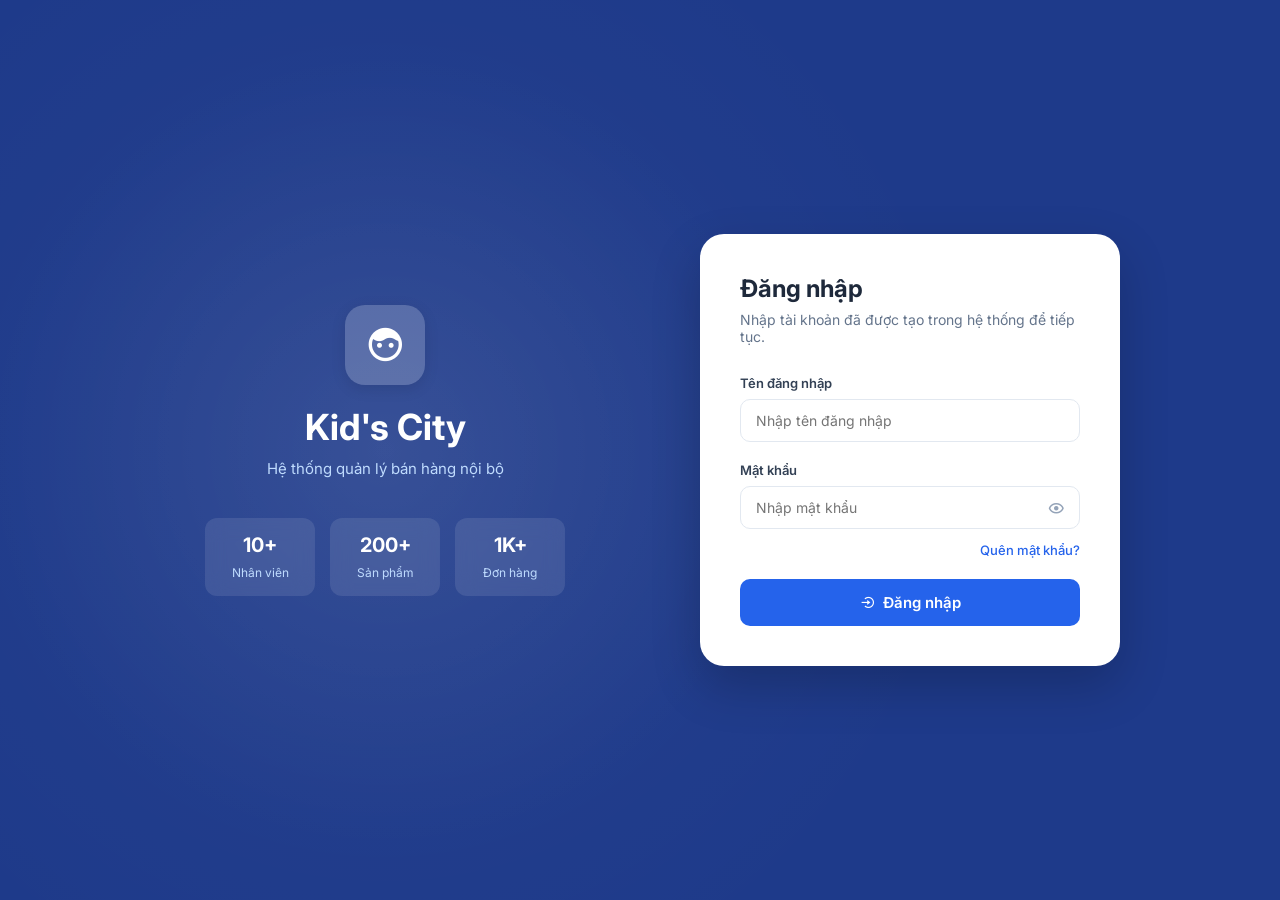
<file: frontend/index.html>
<!DOCTYPE html>
<html lang="vi">
<head>
    <meta charset="UTF-8">
    <meta name="viewport" content="width=device-width, initial-scale=1.0">
    <title>Kid's City - Quản lý bán hàng</title>
    <link href='https://unpkg.com/boxicons@2.1.4/css/boxicons.min.css' rel='stylesheet'>
    <link rel="stylesheet" href="assets/css/index.css">
    <link rel="stylesheet" href="assets/css/sale.css?v=20260611-invoice-font-history-ui-v4">
    <link rel="stylesheet" href="assets/css/import.css?v=20260611-import-edit-layout">
    <link rel="stylesheet" href="assets/css/dashboard.css">
</head>
<body>

    <aside class="sidebar">
        <div class="sidebar-header">
            <div class="logo">
                <i class='bx bxs-face'></i>
                <div>
                    <h2>Kid's City</h2>
                    <p>Quản lý bán hàng</p>
                </div>
            </div>
        </div>

        <ul class="menu">
            <li class="menu-item active">
                <a href="views/dashboard.html" data-target="dashboard">
                    <i class='bx bx-grid-alt'></i> Tổng quan
                </a>
            </li>
            <li class="menu-item">
                <a href="#imports" data-target="imports">
                    <i class='bx bx-box'></i> Quản lý hàng nhập
                </a>
            </li>
            <li class="menu-item has-submenu">
                <a href="#" class="menu-toggle">
                    <i class='bx bx-cube'></i> <span>Quản lý sản phẩm</span>
                    <i class='bx bx-chevron-down arrow'></i>
                </a>
                <ul class="submenu">
                    <li><a href="views/products/categories.html"><i class='bx bx-purchase-tag-alt'></i> Danh mục</a></li>
                    <li><a href="views/products/list.html"><i class='bx bx-package'></i> Sản phẩm</a></li>
                </ul>
            </li>
            <li class="menu-item has-submenu">
                <a href="#" class="menu-toggle">
                    <i class='bx bx-cart'></i> <span>Quản lý bán hàng</span>
                    <i class='bx bx-chevron-down arrow'></i>
                </a>
                <ul class="submenu">
                    <li><a href="#sales/invoices" data-target="sales/invoices"><i class='bx bx-receipt'></i> Hóa đơn</a></li>
                    <li><a href="#sales/exchanges" data-target="sales/exchanges"><i class='bx bx-transfer'></i> Đổi hàng</a></li>
                    <li><a href="#sales/returns" data-target="sales/returns"><i class='bx bx-revision'></i> Trả hàng</a></li>
                </ul>
            </li>
            <li class="menu-item">
                <a href="views/customers.html">
                    <i class='bx bx-user-pin'></i> Quản lý khách hàng
                </a>
            </li>
            <li class="menu-item has-submenu">
                <a href="#" class="menu-toggle">
                    <i class='bx bx-bar-chart-alt-2'></i> <span>Quản lý báo cáo</span>
                    <i class='bx bx-chevron-down arrow'></i>
                </a>
                <ul class="submenu">
                    <li><a href="views/reports/revenue.html"><i class='bx bx-line-chart'></i> Doanh thu</a></li>
                    <li><a href="views/reports/products.html"><i class='bx bx-box'></i> Sản phẩm</a></li>
                    <li><a href="views/reports/customers.html"><i class='bx bx-group'></i> Khách hàng</a></li>
                </ul>
            </li>
        </ul>
    </aside>

    <div class="main-wrapper">
        <header class="top-header">
            <div style="display: flex; align-items: center;">
                <i class='bx bx-menu' id="mobile-menu-btn"></i>
                
                <div class="search-bar">
                    <i class='bx bx-search'></i>
                    <input type="text" placeholder="Tìm kiếm tại đây...">
                </div>
            </div>
            
            <div class="header-actions">
                <div class="dropdown" id="notification-dropdown">
                        <div class="icon-wrapper">
                            <i class='bx bx-bell notification-icon'></i>
                            <span class="badge-dot"></span> </div>
                        
                        <div class="dropdown-menu">
                            <div class="dropdown-header">Thông báo mới</div>
                            <ul class="dropdown-list">
                                <li>
                                    <i class='bx bx-cart-alt'></i>
                                    <div>
                                        <p>Có đơn hàng mới <strong>#ORD011</strong></p>
                                        <span>2 phút trước</span>
                                    </div>
                                </li>
                                <li>
                                    <i class='bx bx-error-circle'></i>
                                    <div>
                                        <p>Sản phẩm <strong>Áo thun</strong> sắp hết hàng</p>
                                        <span>1 giờ trước</span>
                                    </div>
                                </li>
                            </ul>
                            <a href="#" class="dropdown-footer">Xem tất cả thông báo</a>
                        </div>
                    </div>

                <div class="dropdown" id="user-dropdown">
                    <div class="header-user">
                        <div class="avatar blue-bg">N</div>
                        <div class="user-info mobile-hidden">
                            <h4>Nguyễn Văn An</h4>
                            <p>Chủ shop</p>
                        </div>
                        <i class='bx bx-chevron-down'></i>
                    </div>

                    <div class="dropdown-menu account-menu">
                        <ul class="dropdown-list">
                            <li id="open-profile">
                                <i class='bx bx-user'></i> <span>Thông tin cá nhân</span>
                            </li>
                            <li id="open-password">
                                <i class='bx bx-lock-alt'></i> <span>Đổi mật khẩu</span>
                            </li>
                            <li class="divider"></li>
                            <li class="logout-item">
                                <i class='bx bx-log-out-circle'></i> <span>Đăng xuất</span>
                            </li>
                        </ul>
                    </div>
                </div>
            </div>

            <div class="modal-overlay" id="modal-profile">
                <div class="modal-content profile-modal">
                    <div class="modal-header">
                        <h3>Thông tin cá nhân</h3>
                    </div>
                    <div class="modal-body">
                        <div class="profile-main">
                            <div class="avatar-large blue-bg">N</div>
                            <div class="profile-info-header">
                                <h4>Nguyễn Văn An</h4>
                                <p>admin@kidscity.vn</p>
                                <span class="badge-role">Chủ shop</span>
                            </div>
                        </div>
                        <div class="profile-details">
                            <div class="detail-row">
                                <span class="label">Tên đăng nhập</span>
                                <span class="value">admin</span>
                            </div>
                            <div class="detail-row">
                                <span class="label">Điện thoại</span>
                                <span class="value">0901234567</span>
                            </div>
                            <div class="detail-row">
                                <span class="label">Ngày tạo</span>
                                <span class="value">2024-01-01</span>
                            </div>
                        </div>
                        <button class="btn-primary-block close-modal">Đóng</button>
                    </div>
                </div>
            </div>

            <div class="modal-overlay" id="modal-password">
                <div class="modal-content password-modal">
                    <div class="modal-header">
                        <h3>Đổi mật khẩu</h3>
                    </div>
                    <div class="modal-body">
                        <div class="form-group">
                            <label>Mật khẩu mới</label>
                            <input type="password" class="form-control" id="new-password" autocomplete="new-password" value="">
                        </div>
                        <div class="form-group">
                            <label>Xác nhận lại mật khẩu mới</label>
                            <input type="password" class="form-control" id="confirm-new-password" autocomplete="new-password" value="">
                            <p class="password-error" id="password-match-error"></p>
                        </div>
                        <div class="modal-footer-btns">
                            <button class="btn-outline close-modal">Hủy</button>
                            <button class="btn-primary" id="save-password-change">Lưu thay đổi</button>
                        </div>
                    </div>
                </div>
            </div>
        </header>

        <main id="main-content" class="content-body">
            
        </main>
        
    </div>

    <script src="js/api.js?v=20260612-no-toast"></script>
    <script src="js/auth.js?v=20260531-staff-role-normalize"></script>
    <script src="js/sale.js?v=20260612-merged"></script>
    <script src="js/import.js?v=20260612-import-edit-variant"></script>
    <script src="js/data-bindings.js?v=20260528-db-views"></script>
    <script src="js/index.js?v=20260601-password"></script>
</body>
</html>
</file>
<file: frontend/assets/css/index.css>
@import url('https://fonts.googleapis.com/css2?family=Inter:wght@400;500;600;700&display=swap');

/* --- GLOBAL --- */
* { margin: 0; padding: 0; box-sizing: border-box; font-family: 'Inter', sans-serif; }
body { background-color: #f7f9fc; display: flex; height: 100vh; overflow: hidden; color: #333; }
a { text-decoration: none; }
ul { list-style: none; }

/* --- SIDEBAR --- */
.sidebar { width: 280px; background-color: #2b4592; color: #fff; display: flex; flex-direction: column; height: 100%; transition: left 0.3s ease;}
.sidebar-header { padding: 20px; display: flex; align-items: center; justify-content: space-between; border-bottom: 1px solid rgba(255,255,255,0.1); }
.logo { display: flex; align-items: center; gap: 10px; }
.logo i { font-size: 32px; background: #fff; color: #2b4592; border-radius: 50%; padding: 5px; }
.logo h2 { font-size: 18px; font-weight: 700; }
.logo p { font-size: 12px; color: #a5b4fc; }

/* Xử lý khoảng cách Menu chuẩn */
.menu { padding: 20px 15px; flex: 1; overflow-y: auto; }
.menu-item { margin-bottom: 5px; }
.menu-item > a { 
    display: flex; 
    align-items: center; 
    gap: 12px; /* Ghim khoảng cách giữa Icon và Chữ */
    padding: 12px 15px; 
    border-radius: 8px; 
    color: #c7d2fe; 
    transition: 0.2s; 
    font-weight: 500;
}
.menu-item > a:hover, .menu-item.active > a { 
    background-color: #3b5cbd; 
    color: #fff; 
}
.menu-item > a > i:first-child { 
    font-size: 20px; 
}
.menu-item > a > span {
    flex: 1; /* Chiếm phần không gian còn lại */
    white-space: nowrap;
}
.menu-item .arrow { 
    margin-left: auto; /* Đẩy mũi tên trượt sang lề phải */
    font-size: 20px;
    transition: 0.3s; 
}
.menu-item.open .arrow { transform: rotate(180deg); }

/* Submenu */
.submenu { padding-left: 45px; margin-top: 5px; display: none; }
.menu-item.open .submenu { display: block; }
.submenu a { display: flex; align-items: center; gap: 10px; color: #a5b4fc; padding: 8px 0; font-size: 14px; }
.submenu a:hover { color: #fff; }
.submenu a.active,
.submenu-active a {
    color: #fff;
    font-weight: 700;
    background: rgba(255, 255, 255, 0.14);
    border-radius: 8px;
    padding: 8px 10px;
    margin-left: -10px;
}
.submenu a.active i,
.submenu-active a i { color: #fff; }

.avatar { width: 40px; height: 40px; border-radius: 50%; background: #2563eb; display: flex; align-items: center; justify-content: center; font-weight: bold; color: #fff;}
.user-info h4 { font-size: 14px; font-weight: 600; }
.user-info p { font-size: 12px; color: #a5b4fc; }

/* --- MAIN WRAPPER & HEADER --- */
.main-wrapper { flex: 1; display: flex; flex-direction: column; overflow: hidden; }
.top-header { height: 70px; background: #fff; display: flex; align-items: center; justify-content: space-between; padding: 0 30px; box-shadow: 0 2px 10px rgba(0,0,0,0.02); z-index: 10;}
.search-bar { display: flex; align-items: center; background: #f3f4f6; padding: 10px 15px; border-radius: 8px; width: 350px; }
.search-bar i { color: #9ca3af; font-size: 20px; margin-right: 10px; }
.search-bar input { border: none; background: transparent; outline: none; width: 100%; font-size: 14px; }
.header-actions { display: flex; align-items: center; gap: 20px; }
.notification-icon { font-size: 24px; color: #6b7280; cursor: pointer; }
.header-user { display: flex; align-items: center; gap: 12px; cursor: pointer; }
.header-user .user-info h4 { color: #111827; }
.header-user .user-info p { color: #6b7280; }

/* --- CONTENT BODY (DASHBOARD) --- */
.content-body { padding: 30px; overflow-y: auto; flex: 1; }
.page-header { margin-bottom: 25px; }
.page-header h1 { font-size: 24px; color: #111827; margin-bottom: 5px; }
.page-header p { color: #6b7280; font-size: 14px; }

/* Thẻ thống kê */
.stats-grid { display: grid; grid-template-columns: repeat(4, 1fr); gap: 20px; margin-bottom: 30px; }
.stat-card { background: #fff; padding: 20px; border-radius: 12px; display: flex; justify-content: space-between; box-shadow: 0 2px 10px rgba(0,0,0,0.02); }
.stat-title { color: #6b7280; font-size: 14px; margin-bottom: 10px; }
.stat-value { font-size: 24px; color: #111827; margin-bottom: 10px; }
.stat-trend { font-size: 12px; display: flex; align-items: center; gap: 5px; }
.stat-trend.positive { color: #10b981; }
.stat-trend span { color: #9ca3af; }
.stat-icon { width: 48px; height: 48px; border-radius: 12px; display: flex; align-items: center; justify-content: center; font-size: 24px; }
.blue-light { background: #e0e7ff; color: #4f46e5; }
.orange-light { background: #ffedd5; color: #ea580c; }
.green-light { background: #d1fae5; color: #10b981; }
.purple-light { background: #f3e8ff; color: #9333ea; }

/* Bảng và List */
.bottom-grid { display: grid; grid-template-columns: 2fr 1fr; gap: 20px; }
.table-card { background: #fff; padding: 20px; border-radius: 12px; box-shadow: 0 2px 10px rgba(0,0,0,0.02); }
.card-header { display: flex; justify-content: space-between; align-items: flex-start; margin-bottom: 20px; }
.card-header h3 { font-size: 16px; color: #111827; margin-bottom: 5px; }
.card-header p { font-size: 13px; color: #6b7280; }
.view-all { color: #3b82f6; font-size: 13px; display: flex; align-items: center; gap: 5px; font-weight: 500;}

table { width: 100%; border-collapse: collapse; }
table th { text-align: left; padding: 12px 10px; font-size: 12px; color: #6b7280; border-bottom: 1px solid #f3f4f6; }
table td { padding: 15px 10px; font-size: 14px; border-bottom: 1px solid #f3f4f6; color: #374151; }
.text-blue { color: #2563eb !important; }
.font-weight-500 { font-weight: 500; }
.font-weight-600 { font-weight: 600; }

.badge { padding: 6px 12px; border-radius: 20px; font-size: 12px; font-weight: 500; }
.badge-warning { background: #fef3c7; color: #d97706; }
.badge-info { background: #e0f2fe; color: #0284c7; }
.badge-success { background: #d1fae5; color: #059669; }

.product-list li { display: flex; align-items: center; padding: 15px 0; border-bottom: 1px solid #f3f4f6; }
.product-list li:last-child { border-bottom: none; }
.product-rank { width: 28px; height: 28px; border-radius: 50%; display: flex; align-items: center; justify-content: center; font-size: 13px; font-weight: 600; margin-right: 15px; }
.rank-1 { background: #fef08a; color: #ca8a04; }
.rank-2 { background: #e5e7eb; color: #4b5563; }
.rank-3 { background: #fed7aa; color: #c2410c; }
.product-info { flex: 1; }
.product-info h4 { font-size: 14px; color: #111827; margin-bottom: 3px; }
.product-info p { font-size: 12px; color: #6b7280; }
.product-price { text-align: right; }
.product-price h4 { font-size: 14px; font-weight: 600; color: #111827; }
.product-price p { font-size: 12px; color: #10b981; }

/* =========================================
   RESPONSIVE DESIGN (TABLET & MOBILE)
   ========================================= */

#mobile-menu-btn {
    display: none;
    font-size: 28px;
    cursor: pointer;
    color: #111827;
    margin-right: 15px;
}

.sidebar-overlay {
    display: none;
    position: fixed;
    top: 0; left: 0; right: 0; bottom: 0;
    background: rgba(0,0,0,0.5);
    z-index: 99;
}

/* Tablet */
@media (max-width: 1024px) {
    .stats-grid { grid-template-columns: repeat(2, 1fr); }
    .bottom-grid { grid-template-columns: 1fr; }
}

/* Mobile */
@media (max-width: 768px) {

    #mobile-menu-btn { display: block; }
    .search-bar, .mobile-hidden { display: none; }
    .top-header { padding: 0 15px; }
    .content-body { padding: 15px; }

    .sidebar {
        position: fixed;
        left: -280px;
        top: 0; bottom: 0;
        z-index: 100;
    }
    
    .sidebar.show { left: 0; }
    .sidebar-overlay.show { display: block; }
    .stats-grid { grid-template-columns: 1fr; }
    .recent-orders { overflow-x: auto; }
    table { min-width: 600px; }
}

/* --- HỆ THỐNG DROPDOWN --- */
.dropdown {
    position: relative;
    display: inline-block;
}

.icon-wrapper {
    position: relative;
    cursor: pointer;
    padding: 5px;
}

/* Chấm đỏ thông báo trên icon chuông */
.badge-dot {
    position: absolute;
    top: 5px;
    right: 5px;
    width: 9px;
    height: 9px;
    background-color: #ef4444; /* Màu đỏ thông báo */
    border: 2px solid #fff;
    border-radius: 50%;
}

/* Khung Menu thả xuống */
.dropdown-menu {
    position: absolute;
    top: calc(100% + 12px);
    right: 0;
    width: 260px;
    background: #fff;
    border-radius: 12px;
    box-shadow: 0 10px 25px rgba(0,0,0,0.08);
    border: 1px solid #f0f0f0;
    display: none; /* Ẩn mặc định */
    z-index: 1000;
    overflow: hidden;
    animation: fadeInSlide 0.2s ease-out;
}

.dropdown-menu.show {
    display: block;
}

@keyframes fadeInSlide {
    from { opacity: 0; transform: translateY(-10px); }
    to { opacity: 1; transform: translateY(0); }
}

/* Header & Footer của dropdown thông báo */
.dropdown-header {
    padding: 15px;
    font-weight: 600;
    border-bottom: 1px solid #f3f4f6;
    font-size: 14px;
}

.dropdown-footer {
    display: block;
    text-align: center;
    padding: 12px;
    font-size: 13px;
    color: #2563eb;
    background: #f9fafb;
    border-top: 1px solid #f3f4f6;
}

/* Danh sách các mục trong menu */
.dropdown-list { padding: 5px 0; margin: 0; list-style: none; }
.dropdown-list li { transition: 0.2s; }
.dropdown-list li:hover { background-color: #f8fafc; }

.dropdown-list a, .dropdown-list li {
    padding: 10px 15px;
    display: flex;
    align-items: center;
    gap: 12px;
    text-decoration: none;
    color: #475569;
    font-size: 14px;
    cursor: pointer;
}

.dropdown-list i { font-size: 18px; color: #64748b; }

/* CSS riêng cho Menu tài khoản (Giống image_48649c.png) */
.account-menu { width: 200px; }
.divider { height: 1px; background: #f1f5f9; margin: 4px 0; padding: 0 !important; }
.logout-item { color: #ef4444 !important; font-weight: 500; }
.logout-item i { color: #ef4444 !important; }

/* --- MODAL SYSTEM --- */
.modal-overlay {
    position: fixed;
    top: 0; left: 0; width: 100%; height: 100%;
    background: rgba(0, 0, 0, 0.4);
    display: none; /* Ẩn mặc định */
    align-items: center;
    justify-content: center;
    z-index: 2000;
}

.modal-overlay.active { display: flex; }

.modal-content {
    background: #fff;
    border-radius: 24px; /* Bo góc cực mạnh như ảnh */
    width: 100%;
    max-width: 450px;
    padding: 30px;
    position: relative;
    box-shadow: 0 20px 40px rgba(0,0,0,0.1);
}

.modal-header h3 {
    font-size: 20px;
    font-weight: 700;
    margin-bottom: 25px;
    color: #111827;
}

/* Style cho Thông tin cá nhân (Profile) */
.profile-main {
    display: flex;
    align-items: center;
    gap: 20px;
    margin-bottom: 30px;
}
.avatar-large {
    width: 80px; height: 80px;
    border-radius: 50%;
    display: flex;
    align-items: center;
    justify-content: center;
    font-size: 32px;
    font-weight: bold;
    color: #fff;
}
.profile-info-header h4 { font-size: 18px; margin-bottom: 4px; }
.profile-info-header p { color: #6b7280; font-size: 14px; margin-bottom: 8px; }
.badge-role {
    background: #e0e7ff;
    color: #4f46e5;
    padding: 4px 12px;
    border-radius: 20px;
    font-size: 12px;
    font-weight: 600;
}

#global-toast {
    position: fixed !important;
    top: 20px !important;
    right: -300px !important;
    background: #dcfce7 !important;
    color: #166534 !important;
    padding: 12px 20px !important;
    border-radius: 8px !important;
    font-size: 14px !important;
    font-weight: 500 !important;
    display: flex !important;
    align-items: center !important;
    gap: 8px !important;
    box-shadow: 0 4px 15px rgba(0, 0, 0, 0.1) !important;
    z-index: 9999 !important;
    transition: right 0.4s ease-in-out !important;
}
#global-toast.show { right: 20px !important; }
#global-toast i { font-size: 20px !important; color: #16a34a !important; }

.profile-details { margin-bottom: 30px; }
.detail-row {
    display: flex;
    justify-content: space-between;
    padding: 15px 0;
    border-bottom: 1px solid #f3f4f6;
    font-size: 14px;
}
.detail-row .label { color: #6b7280; }
.detail-row .value { font-weight: 600; color: #111827; }

/* Style cho Đổi mật khẩu */
.form-group { margin-bottom: 20px; }
.form-group label { display: block; margin-bottom: 8px; font-weight: 500; font-size: 14px; color: #374151; }
.form-control {
    width: 100%;
    padding: 12px 15px;
    border: 1px solid #e5e7eb;
    border-radius: 12px;
    font-size: 14px;
    outline: none;
}
.form-control.input-error {
    border-color: #dc2626;
    background: #fef2f2;
}
.password-error {
    display: none;
    margin-top: 6px;
    color: #dc2626;
    font-size: 13px;
    font-weight: 500;
}
.password-error.show {
    display: block;
}
.modal-footer-btns {
    display: flex;
    gap: 12px;
    margin-top: 30px;
}

/* Nút bấm chuẩn style */
.btn-primary-block {
    width: 100%;
    padding: 14px;
    background: #2563eb;
    color: #fff;
    border: none;
    border-radius: 14px;
    font-weight: 600;
    cursor: pointer;
}
.btn-primary {
    flex: 1;
    padding: 14px;
    background: #2563eb;
    color: #fff;
    border: none;
    border-radius: 14px;
    font-weight: 600;
    cursor: pointer;
}
.btn-outline {
    flex: 1;
    padding: 14px;
    background: transparent;
    border: 1px solid #e5e7eb;
    border-radius: 14px;
    font-weight: 600;
    cursor: pointer;
    color: #6b7280;
}

#global-toast {
    display: none !important;
    visibility: hidden !important;
}
</file>
<file: frontend/assets/css/sale.css>
/* =========================================================
   SALE COMMON - Dùng chung cho hóa đơn, đổi hàng, trả hàng
   ========================================================= */
.sales-page { color: #111827; }
.sales-toolbar { display: flex; gap: 12px; align-items: center; margin-bottom: 18px; }
.sales-search { flex: 1; display: flex; align-items: center; gap: 10px; background: #fff; border: 1px solid #e5e7eb; border-radius: 10px; padding: 0 14px; height: 44px; }
.sales-search:focus-within { border-color: #3b82f6; box-shadow: 0 0 0 3px rgba(59, 130, 246, .12); }
.sales-search i { color: #94a3b8; font-size: 20px; }
.sales-search input { border: 0; outline: 0; width: 100%; font-size: 14px; background: transparent; }

.sales-btn { border: 0; border-radius: 10px; padding: 12px 16px; font-weight: 600; cursor: pointer; display: inline-flex; align-items: center; gap: 8px; white-space: nowrap; }
.sales-btn.primary { background: #2f80ed; color: #fff; }
.sales-btn.light { background: #fff; color: #475569; border: 1px solid #e5e7eb; }
.sales-btn.block { width: 100%; justify-content: center; }
.btn-pink { background: #fb7185 !important; }
.btn-green { background: #4ade80 !important; }

.green { color: #00a651 !important; }
.blue { color: #2563eb !important; }
.purple { color: #8b5cf6 !important; }
.red { color: #ef0000 !important; }
.mt-28 { margin-top: 28px; }

/* =========================================================
   SALE STATS - Các thẻ số liệu ở đầu trang
   ========================================================= */
.sales-stats { display: grid; grid-template-columns: repeat(4, minmax(150px, 1fr)); gap: 18px; margin-bottom: 18px; }
.sales-stat { background: #fff; border: 1px solid #eef2f7; border-radius: 10px; padding: 18px; }
.sales-stat span { color: #64748b; font-size: 13px; }
.sales-stat strong { display: block; margin-top: 8px; font-size: 22px; }

/* =========================================================
   SALE TABLE - Bảng danh sách và bảng chi tiết trong modal
   ========================================================= */
.sales-card { background: #fff; border: 1px solid #eef2f7; border-radius: 12px; overflow: hidden; }
.sales-table { width: 100%; border-collapse: collapse; }
.sales-table th { background: #f8fafc; color: #64748b; font-size: 12px; font-weight: 700; text-transform: none; text-align: left; }
.sales-table th, .sales-table td { padding: 14px 16px; border-bottom: 1px solid #f1f5f9; font-size: 14px; }
.sales-table tr:last-child td { border-bottom: 0; }
.action-group { display: inline-flex; align-items: center; gap: 8px; }
.action-btn { border: 0; background: transparent; cursor: pointer; font-size: 18px; width: 28px; height: 28px; border-radius: 8px; display: inline-flex; align-items: center; justify-content: center; }
.action-btn.view { color: #2563eb; }
.action-btn.edit { color: #f59e0b; }
.action-btn.delete { color: #ef4444; }
.action-btn:hover { background: #f1f5f9; }
.action-eye { border: 0; background: transparent; color: #2563eb; cursor: pointer; font-size: 18px; }
.empty-row { text-align: center; color: #94a3b8; padding: 42px !important; }

/* =========================================================
   SALE MODAL - Khung popup tạo mới và xem chi tiết
   ========================================================= */
.sales-modal { position: fixed; inset: 0; background: rgba(15, 23, 42, .35); display: none; align-items: center; justify-content: center; z-index: 3000; padding: 24px; }
.sales-modal.active { display: flex; }
.sales-dialog { background: #fff; width: min(980px, 100%); max-height: 92vh; overflow: auto; border-radius: 12px; box-shadow: 0 24px 60px rgba(15, 23, 42, .18); }
.sales-dialog.detail { width: min(760px, 100%); }
.sales-modal-header { display: flex; align-items: center; justify-content: space-between; padding: 22px 28px; border-bottom: 1px solid #eef2f7; }
.sales-modal-header h3 { font-size: 18px; }
.modal-close { border: 0; background: transparent; color: #64748b; font-size: 24px; cursor: pointer; }
.sales-modal-body { padding: 24px 28px 28px; }
.modal-actions { display: flex; justify-content: flex-end; gap: 12px; padding-top: 20px; margin-top: 20px; border-top: 1px solid #eef2f7; }

/* =========================================================
   SALE FORM - Input/select dùng trong các form tạo mới
   ========================================================= */
.form-grid { display: grid; grid-template-columns: 1fr 1fr; gap: 18px; }
.field label { display: block; color: #475569; font-weight: 600; font-size: 14px; margin-bottom: 8px; }
.field input, .field select { width: 100%; height: 42px; border: 1px solid #e5e7eb; border-radius: 10px; padding: 0 14px; outline: none; color: #334155; background: #fff; }
.field.full { grid-column: 1 / -1; }
.required { color: #ef4444; }

/* =========================================================
   DETAIL VIEW - Layout các dòng thông tin trong modal chi tiết
   ========================================================= */
.detail-title { margin-bottom: 26px; }
.section-title { margin-bottom: 14px; }
.add-title { margin-top: 22px; }
.detail-grid { display: grid; grid-template-columns: 1fr 1fr; gap: 26px 80px; margin-bottom: 24px; }
.detail-item span { display: block; color: #64748b; font-weight: 600; margin-bottom: 6px; }
.detail-item strong { font-size: 16px; }
.total-line { text-align: right; font-size: 20px; font-weight: 700; margin: 22px 0; }

/* =========================================================
   INVOICES - Giao diện riêng của tạo hóa đơn
   ========================================================= */
.add-product { background: #eaf3ff; border: 1px solid #d7e8ff; border-radius: 12px; padding: 16px; display: grid; grid-template-columns: 1fr 120px auto; gap: 12px; align-items: end; margin: 16px 0; }
.product-combobox-field { min-width: 0; }
.product-combobox { position: relative; }
.product-combobox input[data-product-search] { padding-right: 44px; }
.combo-toggle { position: absolute; right: 8px; top: 50%; transform: translateY(-50%); width: 32px; height: 32px; border: 0; border-radius: 8px; background: transparent; color: #64748b; cursor: pointer; display: inline-flex; align-items: center; justify-content: center; font-size: 20px; }
.combo-toggle:hover { background: #f1f5f9; color: #2563eb; }
.combo-options { display: none; position: absolute; left: 0; right: 0; top: calc(100% + 6px); max-height: 300px; overflow-y: auto; background: #fff; border: 1px solid #dbe4f0; border-radius: 10px; box-shadow: 0 16px 30px rgba(15, 23, 42, .16); z-index: 30; padding: 6px; }
.product-combobox.open .combo-options { display: block; }
.combo-option { width: 100%; border: 0; background: transparent; color: #334155; border-radius: 8px; padding: 12px 14px; display: flex; align-items: flex-start; justify-content: space-between; gap: 14px; cursor: pointer; text-align: left; font-size: 14px; }
.combo-main { min-width: 0; display: flex; flex-direction: column; gap: 7px; }
.combo-title { color: #1e293b; font-weight: 500; }
.combo-title strong { color: #2563eb; margin-right: 8px; }
.combo-meta { display: flex; flex-wrap: wrap; gap: 6px; }
.combo-meta b { color: #475569; background: #f1f5f9; border-radius: 999px; padding: 3px 8px; font-size: 12px; font-weight: 600; }
.combo-option small { color: #16a34a; font-weight: 700; white-space: nowrap; }
.combo-option:hover { background: #eff6ff; color: #1d4ed8; }
.combo-empty { padding: 12px; color: #94a3b8; font-size: 14px; }
.invoice-combobox { position: relative; }
.invoice-combobox input[data-invoice-code] { padding-right: 14px; }
.invoice-combobox.open .invoice-options { display: block; }
.invoice-options { display: none; position: absolute; left: 0; right: 0; top: calc(100% + 6px); max-height: 240px; overflow-y: auto; background: #fff; border: 1px solid #dbe4f0; border-radius: 10px; box-shadow: 0 16px 30px rgba(15, 23, 42, .16); z-index: 60; padding: 6px; }
.invoice-option { width: 100%; border: 0; background: transparent; color: #334155; border-radius: 8px; padding: 11px 12px; display: flex; align-items: center; justify-content: space-between; gap: 12px; cursor: pointer; text-align: left; font-size: 14px; }
.invoice-option strong { color: #1d4ed8; }
.invoice-option span { color: #64748b; overflow: hidden; text-overflow: ellipsis; white-space: nowrap; }
.invoice-option:hover { background: #eff6ff; }
.draft-product-meta { margin-top: 4px; color: #64748b; font-size: 12px; }
.invoice-summary { width: min(320px, 100%); margin: 14px 0 0 auto; border-top: 1px solid #eef2f7; padding-top: 12px; display: flex; flex-direction: column; gap: 10px; }
.summary-row { display: flex; align-items: center; justify-content: space-between; gap: 16px; color: #475569; font-size: 14px; }
.summary-row span { font-weight: 600; }
.summary-row strong { color: #0f172a; font-size: 15px; }
.summary-row input { width: 140px; height: auto; border: 0; border-radius: 0; padding: 0; text-align: right; color: #0f172a; font-size: 15px; font-weight: 700; outline: none; background: transparent; }
.summary-row input:focus { color: #2563eb; }
.total-row { border-top: 1px solid #eef2f7; padding-top: 10px; }
.total-row strong { color: #16a34a; font-size: 18px; }
.invoice-actions { align-items: center; justify-content: space-between; }
.invoice-actions .action-buttons { display: flex; gap: 12px; }
.add-customer-link { display: inline-flex; align-items: center; gap: 8px; color: #2563eb; font-weight: 600; padding: 12px 0; }
.add-customer-link i { font-size: 20px; }
.customer-select-row { display: grid; grid-template-columns: 1fr 44px; gap: 10px; align-items: center; }
.add-customer-link.inline { width: 44px; height: 42px; padding: 0; border: 1px solid #dbeafe; border-radius: 10px; background: #eff6ff; justify-content: center; color: #2563eb; }
.add-customer-link.inline:hover { background: #dbeafe; text-decoration: none; }
.product-code-link { color: #2563eb; font-weight: 700; text-decoration: none; }
.product-code-link:hover { text-decoration: underline; }
.invoice-code-link { color: #1d4ed8; font-weight: 600; text-decoration: none; }
.invoice-code-link:hover { text-decoration: underline; }
.draft-actions { display: inline-flex; align-items: center; gap: 8px; }
.draft-action { border: 0; background: transparent; width: 30px; height: 30px; border-radius: 8px; display: inline-flex; align-items: center; justify-content: center; cursor: pointer; font-size: 18px; }
.draft-action.edit { color: #f59e0b; }
.draft-action.delete { color: #ef4444; }
.draft-action:hover { background: #f1f5f9; }

/* Phân trang bảng hóa đơn, đặt dưới góc phải bảng */
.sales-pagination { display: flex; justify-content: flex-end; align-items: center; gap: 8px; margin-top: 14px; }
.page-btn { min-width: 36px; height: 36px; border: 1px solid #e5e7eb; background: #fff; color: #475569; border-radius: 9px; cursor: pointer; font-weight: 600; }
.page-btn:hover { border-color: #2f80ed; color: #2f80ed; }
.page-btn.active { background: #2f80ed; border-color: #2f80ed; color: #fff; }
.page-btn:disabled { opacity: .45; cursor: not-allowed; }

/* =========================================================
   EXCHANGES - Giao diện riêng của tạo phiếu đổi hàng
   ========================================================= */
.swap-panel { border-radius: 12px; padding: 16px; display: grid; grid-template-columns: 1fr 120px auto; gap: 12px; align-items: end; margin: 14px 0; }
.swap-panel.old { background: #fff1f2; border: 1px solid #fecdd3; }
.swap-panel.new { background: #ecfdf5; border: 1px solid #bbf7d0; }
.dot-title { display: flex; align-items: center; gap: 8px; font-weight: 700; color: #334155; margin-top: 18px; }
.dot-title::before { content: ""; width: 8px; height: 8px; border-radius: 50%; background: #ef4444; }
.dot-title.new::before { background: #22c55e; }

/* =========================================================
   RETURNS - Giao diện riêng của tạo phiếu trả hàng
   ========================================================= */
.return-panel { background: #fff1f2; border: 1px solid #fecdd3; border-radius: 12px; padding: 16px; display: grid; grid-template-columns: 1fr 120px auto; gap: 12px; align-items: end; margin: 14px 0; }

/* Dòng hiển thị sản phẩm vừa chọn trong form đổi/trả */
.selected-items { display: flex; justify-content: space-between; gap: 12px; margin: -6px 0 12px; padding: 10px 14px; border-radius: 10px; background: #f8fafc; color: #334155; font-size: 14px; }
.selected-items strong { color: #111827; }

/* =========================================================
   RESPONSIVE - Co layout trên tablet/mobile
   ========================================================= */
@media (max-width: 900px) {
    .sales-stats { grid-template-columns: repeat(2, 1fr); }
    .add-product, .swap-panel, .return-panel, .form-grid { grid-template-columns: 1fr; }
}

@media (max-width: 640px) {
    .sales-toolbar { flex-direction: column; align-items: stretch; }
    .sales-stats { grid-template-columns: 1fr; }
    .sales-card { overflow-x: auto; }
    .detail-grid { grid-template-columns: 1fr; }
    .invoice-actions { align-items: stretch; flex-direction: column; }
    .invoice-actions .action-buttons { justify-content: flex-end; }
}
/* =========================================================
   EDIT/DELETE MODAL - Popup sửa và xác nhận xóa ở giữa màn hình
   ========================================================= */
.edit-dialog { max-width: 860px; }
.edit-summary { color: #64748b; margin-bottom: 18px; line-height: 1.5; }
.edit-grid { margin-bottom: 20px; }
.edit-section-title { margin-top: 18px; }
.sales-btn.danger { background: #ef4444; color: #fff; }
.delete-message { text-align: center; padding: 14px 10px 4px; }
.delete-message i { color: #ef4444; font-size: 48px; margin-bottom: 12px; }
.delete-message p { font-size: 18px; font-weight: 600; color: #111827; margin-bottom: 8px; }
.delete-message span { color: #64748b; font-size: 14px; }

/* Invoice pagination total */
.sales-pagination {
    display: flex;
    align-items: center;
    justify-content: flex-end;
    gap: 10px;
    margin-top: 16px;
}

.pagination-total {
    color: #64748b;
    font-size: 13px;
    font-weight: 600;
    margin-right: 6px;
    white-space: nowrap;
}

/* Invoice list is intentionally 5 columns: code, date, customer, staff, actions. */
.invoice-list-table .action-group {
    justify-content: flex-start;
}

/* Invoice edit/detail frontend controls */
.invoice-update-switch {
    margin: 0 0 18px;
    display: grid;
    grid-template-columns: 140px minmax(220px, 360px);
    gap: 12px;
    align-items: center;
}
.invoice-update-switch label {
    color: #64748b;
    font-weight: 700;
}
.invoice-update-switch select,
.invoice-edit-table select,
.invoice-edit-table input {
    width: 100%;
    border: 1px solid #dbe4f0;
    border-radius: 8px;
    padding: 9px 10px;
    color: #334155;
    background: #fff;
    outline: none;
}
.edit-product-heading {
    display: flex;
    align-items: center;
    justify-content: space-between;
    gap: 16px;
    margin-top: 18px;
    margin-bottom: 12px;
}
.invoice-edit-table th:last-child,
.invoice-edit-table td:last-child {
    width: 58px;
    text-align: center;
}
.invoice-edit-table td:nth-child(3) {
    width: 110px;
}
.form-grid input:disabled {
    background: #f8fafc;
    color: #64748b;
    cursor: not-allowed;
}
@media (max-width: 760px) {
    .invoice-update-switch,
    .edit-product-heading {
        grid-template-columns: 1fr;
        flex-direction: column;
        align-items: stretch;
    }
}

.invoice-edit-product-name {
    display: block;
    font-weight: 700;
    color: #334155;
}
</file>
<file: frontend/assets/css/import.css>
/* =========================================================
   IMPORT COMMON - Layout chung cho trang hàng nhập
   ========================================================= */
.import-page { color: #111827; }
.import-toolbar { display: flex; gap: 12px; align-items: center; margin-bottom: 18px; }
.import-search { flex: 1; display: flex; align-items: center; gap: 10px; background: #fff; border: 1px solid #e5e7eb; border-radius: 10px; padding: 0 14px; height: 44px; }
.import-search:focus-within { border-color: #3b82f6; box-shadow: 0 0 0 3px rgba(59, 130, 246, .12); }
.import-search i { color: #94a3b8; font-size: 20px; }
.import-search input { border: 0; outline: 0; width: 100%; font-size: 14px; background: transparent; }
.import-btn { border: 0; border-radius: 10px; padding: 12px 16px; font-weight: 600; cursor: pointer; display: inline-flex; align-items: center; justify-content: center; gap: 8px; white-space: nowrap; }
.import-btn.primary { background: #2f80ed; color: #fff; }
.import-btn.light { background: #fff; color: #475569; border: 1px solid #e5e7eb; }
.import-btn.block { width: 100%; margin-top: 28px; }
.import-btn.danger { background: #ef4444; color: #fff; }
.required { color: #ef4444; }

/* =========================================================
   IMPORT STATS - Thẻ thống kê đầu trang
   ========================================================= */
.import-stats { display: grid; grid-template-columns: repeat(4, minmax(150px, 1fr)); gap: 18px; margin-bottom: 18px; }
.import-stat { background: #fff; border: 1px solid #eef2f7; border-radius: 10px; padding: 18px; }
.import-stat span { color: #64748b; font-size: 13px; }
.import-stat strong { display: block; margin-top: 8px; font-size: 22px; }

/* =========================================================
   IMPORT TABLE - Bảng danh sách và bảng chi tiết
   ========================================================= */
.import-card { background: #fff; border: 1px solid #eef2f7; border-radius: 12px; overflow: hidden; }
.import-table { width: 100%; border-collapse: collapse; }
.import-table th { background: #f8fafc; color: #64748b; font-size: 12px; font-weight: 700; text-align: left; }
.import-table th, .import-table td { padding: 14px 16px; border-bottom: 1px solid #f1f5f9; font-size: 14px; }
.import-table tr:last-child td { border-bottom: 0; }
.empty-row { text-align: center; color: #94a3b8; padding: 42px !important; }
.import-action-group { display: inline-flex; align-items: center; gap: 8px; }
.import-action-btn { border: 0; background: transparent; cursor: pointer; font-size: 18px; width: 28px; height: 28px; border-radius: 8px; display: inline-flex; align-items: center; justify-content: center; }
.import-action-btn.view { color: #2563eb; }
.import-action-btn.edit { color: #f59e0b; }
.import-action-btn.delete { color: #ef4444; }
.import-action-btn:hover { background: #f1f5f9; }

/* =========================================================
   IMPORT MODAL - Popup tạo, chi tiết và sửa phiếu hàng nhập
   ========================================================= */
.import-modal { position: fixed; inset: 0; background: rgba(15, 23, 42, .35); display: none; align-items: center; justify-content: center; z-index: 3000; padding: 24px; }
.import-modal.active { display: flex; }
.import-dialog { background: #fff; width: min(980px, 100%); max-height: 92vh; overflow: auto; border-radius: 12px; box-shadow: 0 24px 60px rgba(15, 23, 42, .18); }
.import-dialog.detail { width: min(760px, 100%); }
.import-dialog.import-edit-dialog { width: min(920px, 100%); }
.import-modal-header { display: flex; align-items: center; justify-content: space-between; padding: 22px 28px; border-bottom: 1px solid #eef2f7; }
.import-modal-header h3 { font-size: 18px; }
.import-modal-body { padding: 24px 28px 28px; }
.import-modal-actions { display: flex; justify-content: flex-end; gap: 12px; padding-top: 20px; margin-top: 20px; border-top: 1px solid #eef2f7; }
.modal-close { border: 0; background: transparent; color: #64748b; font-size: 24px; cursor: pointer; }

/* =========================================================
   IMPORT FORM - Các input trong form tạo/sửa phiếu hàng nhập
   ========================================================= */
.form-grid { display: grid; grid-template-columns: 1fr 1fr; gap: 18px; }
.field label { display: block; color: #475569; font-weight: 600; font-size: 14px; margin-bottom: 8px; }
.field input, .field select { width: 100%; height: 42px; border: 1px solid #e5e7eb; border-radius: 10px; padding: 0 14px; outline: none; color: #334155; background: #fff; }
.field.full { grid-column: 1 / -1; }
.import-add-product { background: #f1f7ff; border: 1px solid #dbeafe; border-radius: 12px; padding: 16px; display: block; margin: 16px 0; }
.import-add-grid { display: grid; grid-template-columns: 2fr 1.2fr 1.5fr 1fr; gap: 12px; margin-bottom: 15px; }
.import-section-title { margin: 22px 0 14px; }
.detail-title { margin-bottom: 26px; }
.detail-grid { display: grid; grid-template-columns: 1fr 1fr; gap: 26px 80px; margin-bottom: 24px; }
.detail-item span { display: block; color: #64748b; font-weight: 600; margin-bottom: 6px; }
.detail-item strong { font-size: 16px; }

/* =========================================================
   IMPORT EDIT - Bảng sửa sản phẩm trong phiếu nhập
   ========================================================= */
.import-edit-products-card { border-radius: 14px; overflow-x: auto; }
.import-edit-table { min-width: 920px; table-layout: auto; width: 100%; }
.import-edit-table th { padding: 12px 10px; font-size: 13px; text-transform: none; white-space: nowrap; }
.import-edit-table td { padding: 10px 8px; vertical-align: top; white-space: normal; word-break: break-word; }
.import-edit-table .col-image { width: 76px; min-width: 76px; }
.import-edit-table .col-product { min-width: 120px; }
.import-edit-table .col-category { min-width: 100px; }
.import-edit-table .col-size { width: 68px; min-width: 68px; }
.import-edit-table .col-color { width: 76px; min-width: 76px; }
.import-edit-table .col-qty { width: 62px; min-width: 62px; }
.import-edit-table .col-price { width: 96px; min-width: 96px; }
.import-edit-table .col-action { width: 48px; min-width: 48px; text-align: center; }
.import-edit-table textarea,
.import-edit-table input[type="text"],
.import-edit-table input[type="number"] {
    width: 100%;
    min-height: 44px;
    height: auto;
    border: 1px solid #dbe5f1;
    border-radius: 10px;
    padding: 8px 10px;
    background: #f8fafc;
    color: #334155;
    font-size: 13px;
    line-height: 1.45;
    outline: none;
    box-sizing: border-box;
    resize: none;
    word-wrap: break-word;
    white-space: normal;
    overflow-wrap: anywhere;
}
.import-edit-table textarea {
    min-height: 52px;
    max-height: 76px;
    field-sizing: content;
}
.import-edit-table input[type="number"] {
    min-height: 44px;
    padding: 8px 6px;
}
.import-edit-table textarea:focus,
.import-edit-table input:focus {
    background: #fff;
    border-color: #3b82f6;
    box-shadow: 0 0 0 3px rgba(59, 130, 246, .12);
}
#import-edit .import-dialog { width: min(1080px, 100%); }
.import-table .import-cell-wrap {
    white-space: normal;
    word-break: break-word;
    line-height: 1.45;
    max-width: 220px;
}

/* =========================================================
   RESPONSIVE - Co layout trên màn hình nhỏ
   ========================================================= */
@media (max-width: 900px) {
    .import-stats { grid-template-columns: repeat(2, 1fr); }
    .import-add-grid, .form-grid { grid-template-columns: 1fr; }
}
@media (max-width: 640px) {
    .import-toolbar { flex-direction: column; align-items: stretch; }
    .import-stats { grid-template-columns: 1fr; }
    .import-card { overflow-x: auto; }
    .detail-grid { grid-template-columns: 1fr; }
}
/* =========================================================
   IMPORT PAGINATION - Phân trang danh sách phiếu hàng nhập
   ========================================================= */
.import-pagination { display: flex; justify-content: flex-end; align-items: center; gap: 8px; margin-top: 14px; }
.import-page-btn { min-width: 36px; height: 36px; border: 1px solid #e5e7eb; background: #fff; color: #475569; border-radius: 9px; cursor: pointer; font-weight: 600; }
.import-page-btn:hover { border-color: #2f80ed; color: #2f80ed; }
.import-page-btn.active { background: #2f80ed; border-color: #2f80ed; color: #fff; }
.import-page-btn:disabled { opacity: .45; cursor: not-allowed; }

/* =========================================================
   IMPORT PRODUCT IMAGE - Ảnh sản phẩm trong phiếu nhập
   ========================================================= */
.import-product-thumb {
    width: 44px;
    height: 44px;
    object-fit: cover;
    border-radius: 8px;
    border: 1px solid #e5e7eb;
    background: #f8fafc;
}
.import-product-image-preview img {
    width: 80px;
    height: 80px;
    object-fit: cover;
    border-radius: 10px;
    border: 1px solid #dbeafe;
}
.import-edit-image-cell {
    display: flex;
    flex-direction: column;
    align-items: center;
    gap: 6px;
}
.import-edit-image-cell .edit-item-image-preview,
.import-edit-image-cell .edit-item-image-preview-wrap .import-product-thumb,
.import-edit-image-cell .edit-item-image-preview-wrap .edit-item-image-preview {
    width: 44px;
    height: 44px;
    object-fit: cover;
    border-radius: 8px;
    border: 1px solid #e5e7eb;
    background: #f8fafc;
    display: block;
}
.import-edit-image-cell .edit-item-image-preview-wrap {
    width: 44px;
    min-height: 44px;
    display: flex;
    align-items: center;
    justify-content: center;
}
.import-edit-image-cell input[type="file"] {
    width: 100%;
    font-size: 11px;
    height: auto;
    padding: 4px 0;
    border: 0;
    background: transparent;
}
.import-no-image { color: #94a3b8; font-size: 13px; }
</file>
<file: frontend/assets/css/dashboard.css>
/* ========================================================
   DASHBOARD STYLES (Trang Tổng Quan)
   ======================================================== */

.dashboard-header {
    margin-bottom: 25px;
}
.dashboard-header h2 {
    font-size: 24px;
    color: #1e293b;
}
.dashboard-header p {
    color: #64748b;
    font-size: 14px;
    margin-top: 5px;
}

/* KPI Cards */
.kpi-grid {
    display: grid;
    grid-template-columns: repeat(auto-fit, minmax(220px, 1fr));
    gap: 20px;
    margin-bottom: 25px;
}
.kpi-card {
    background: #fff;
    padding: 20px;
    border-radius: 16px;
    box-shadow: 0 4px 15px rgba(0,0,0,0.02);
    display: flex;
    justify-content: space-between;
    align-items: flex-start;
}
.kpi-title {
    color: #64748b;
    font-size: 13px;
    font-weight: 500;
    margin-bottom: 8px;
}
.kpi-value {
    font-size: 24px;
    color: #1e293b;
    font-weight: 700;
    margin-bottom: 8px;
}
.kpi-trend {
    font-size: 12px;
    display: flex;
    align-items: center;
    gap: 4px;
    font-weight: 600;
}
.kpi-trend.up { color: #16a34a; }
.kpi-trend span { color: #94a3b8; font-weight: 400; }

.kpi-icon {
    width: 45px;
    height: 45px;
    border-radius: 12px;
    display: flex;
    align-items: center;
    justify-content: center;
    font-size: 24px;
}
.kpi-icon.blue { background: #eff6ff; color: #2563eb; }
.kpi-icon.orange { background: #fff7ed; color: #ea580c; }
.kpi-icon.green { background: #f0fdf4; color: #16a34a; }
.kpi-icon.purple { background: #faf5ff; color: #9333ea; }

/* Main Grid (Bảng & Danh sách) */
.dashboard-main-grid {
    display: grid;
    grid-template-columns: 2fr 1fr;
    gap: 20px;
    margin-bottom: 25px;
}
@media (max-width: 1024px) {
    .dashboard-main-grid { grid-template-columns: 1fr; }
}

.dash-card {
    background: #fff;
    border-radius: 16px;
    padding: 20px;
    box-shadow: 0 4px 15px rgba(0,0,0,0.02);
}
.dash-card-header {
    display: flex;
    justify-content: space-between;
    align-items: flex-start;
    margin-bottom: 20px;
}
.dash-card-header h3 {
    font-size: 16px;
    color: #1e293b;
    margin-bottom: 4px;
}
.dash-card-header p {
    font-size: 12px;
    color: #94a3b8;
}
.view-all {
    font-size: 13px;
    color: #2563eb;
    text-decoration: none;
    font-weight: 600;
    display: flex;
    align-items: center;
    gap: 4px;
}
.view-all:hover { text-decoration: underline; }

/* Table Styles */
.table-responsive { overflow-x: auto; }
.dash-table {
    width: 100%;
    border-collapse: collapse;
}
.dash-table th {
    text-align: left;
    font-size: 11px;
    color: #64748b;
    font-weight: 600;
    padding-bottom: 15px;
    border-bottom: 1px solid #f1f5f9;
}
.dash-table td {
    padding: 15px 0;
    font-size: 13px;
    color: #334155;
    border-bottom: 1px solid #f8fafc;
}
.dash-table tr:last-child td { border-bottom: none; }
.order-id { color: #2563eb !important; font-weight: 600; cursor: pointer; }
.fw-bold { font-weight: 600; }

/* Status Badges */
.status-badge {
    padding: 5px 10px;
    border-radius: 6px;
    font-size: 11px;
    font-weight: 600;
    display: inline-block;
}
.status-badge.pending { background: #f1f5f9; color: #475569; }
.status-badge.shipping { background: #ffedd5; color: #ea580c; }
.status-badge.processing { background: #eff6ff; color: #2563eb; }
.status-badge.completed { background: #dcfce7; color: #16a34a; }

/* Top Products List */
.top-products-list {
    list-style: none;
}
.top-products-list li {
    display: flex;
    align-items: center;
    gap: 15px;
    padding: 15px 0;
    border-bottom: 1px solid #f8fafc;
}
.top-products-list li:last-child { border-bottom: none; padding-bottom: 0; }
.rank {
    width: 28px;
    height: 28px;
    border-radius: 50%;
    display: flex;
    align-items: center;
    justify-content: center;
    font-size: 12px;
    font-weight: 700;
    color: #475569;
    background: #f1f5f9;
}
.rank-1 { background: #fef08a; color: #ca8a04; }
.rank-2 { background: #e2e8f0; color: #475569; }
.rank-3 { background: #fed7aa; color: #ea580c; }
.prod-info { flex: 1; }
.prod-info h4 { font-size: 13px; color: #1e293b; margin-bottom: 3px; }
.prod-info p { font-size: 11px; color: #94a3b8; }
.prod-revenue { text-align: right; }
.prod-revenue strong { display: block; font-size: 13px; color: #1e293b; margin-bottom: 2px;}
.prod-revenue span { font-size: 11px; color: #10b981; }

/* Bottom Status Summary Cards */
.status-summary-grid {
    display: grid;
    grid-template-columns: repeat(4, 1fr);
    gap: 20px;
    padding-bottom: 20px;
}
@media (max-width: 768px) {
    .status-summary-grid { grid-template-columns: repeat(2, 1fr); }
}
.summary-card {
    background: #fff;
    padding: 20px;
    border-radius: 12px;
    box-shadow: 0 4px 10px rgba(0,0,0,0.02);
}
.summary-card h3 { font-size: 28px; font-weight: 700; margin-bottom: 5px; }
.summary-card p { font-size: 13px; font-weight: 500; color: #64748b; }

.bg-green h3 { color: #16a34a; }
.bg-green { border-bottom: 4px solid #16a34a; background: linear-gradient(to top, #f0fdf4 0%, #fff 30%); }

.bg-blue h3 { color: #2563eb; }
.bg-blue { border-bottom: 4px solid #2563eb; background: linear-gradient(to top, #eff6ff 0%, #fff 30%); }

.bg-orange h3 { color: #ea580c; }
.bg-orange { border-bottom: 4px solid #ea580c; background: linear-gradient(to top, #fff7ed 0%, #fff 30%); }

.bg-gray h3 { color: #475569; }
.bg-gray { border-bottom: 4px solid #94a3b8; background: linear-gradient(to top, #f8fafc 0%, #fff 30%); }
</file>
<file: frontend/views/customers.css>
/* =========================
   TOOLBAR
========================= */

.toolbar{
    background:#fff;
    padding:18px;
    border-radius:14px;
    margin-bottom:20px;

    display:flex;
    justify-content:space-between;
    align-items:center;
    gap:20px;

    box-shadow:0 2px 10px rgba(0,0,0,0.03);
}

.toolbar-grid{
    display:grid;
    grid-template-columns:2fr 1fr 1fr auto;
    gap:15px;
    flex:1;
}

.table-search{
    background:#f3f4f6;
    border-radius:10px;
    padding:12px 15px;

    display:flex;
    align-items:center;
}

.table-search i{
    font-size:20px;
    color:#9ca3af;
    margin-right:10px;
}

.table-search input{
    width:100%;
    border:none;
    background:transparent;
    outline:none;
}

.filter-input{
    height:46px;
    border:1px solid #d1d5db;
    border-radius:10px;
    padding:0 14px;
    outline:none;
}

/* =========================
   BUTTONS
========================= */

.btn-primary,
.btn-secondary{
    border:none;
    padding:12px 18px;

    border-radius:10px;

    cursor:pointer;

    display:flex;
    align-items:center;
    justify-content:center;
    gap:8px;

    font-weight:600;
}
.toolbar > .btn-primary{
    width:170px;
    max-width:170px;
    height:42px;
    padding:0 14px;
    flex:0 0 170px;
    white-space:nowrap;
}

.btn-primary{
    background:#2563eb;
    color:#fff;
}

.btn-secondary{
    background:#e5e7eb;
    color:#111827;
}

/* =========================
   TABLE
========================= */

.table-container{
    background:#fff;
    border-radius:14px;
    overflow:hidden;

    box-shadow:0 2px 10px rgba(0,0,0,0.03);
}

.customer-table,
.history-table{
    width:100%;
    border-collapse:collapse;
}

.customer-table thead,
.history-table thead{
    background:#f9fafb;
}

.customer-table th,
.history-table th{
    text-align:left;
    padding:16px;
    font-size:13px;
    color:#6b7280;
}

.customer-table td,
.history-table td{
    padding:18px 16px;
    border-top:1px solid #f3f4f6;
    vertical-align:middle;
}

/* =========================
   ACTION BUTTONS
========================= */

.table-actions{
    display:flex;
    gap:10px;
}

.action-btn{
    width:36px;
    height:36px;

    border:none;

    border-radius:8px;

    cursor:pointer;

    display:flex;
    align-items:center;
    justify-content:center;
}

.action-btn i{
    font-size:18px;
}

.view-btn{
    background:#eff6ff;
    color:#2563eb;
}

.edit-btn{
    background:#ecfdf5;
    color:#059669;
}

/* =========================
   CUSTOMER INFO
========================= */

.customer-info{
    display:grid;
    grid-template-columns:repeat(2,1fr);
    gap:18px;

    margin-bottom:24px;
}

.info-item{
    background:#f9fafb;
    border-radius:12px;
    padding:16px;
}

.info-label{
    font-size:13px;
    color:#6b7280;
    margin-bottom:8px;
}

.info-value{
    font-weight:600;
    color:#111827;
}

.history-header{
    margin-bottom:16px;
}

/* =========================
   MODAL
========================= */

.modal{
    position:fixed;
    inset:0;

    background:rgba(0,0,0,0.4);

    display:none;

    align-items:center;
    justify-content:center;

    z-index:999;
}

.modal.show{
    display:flex;
}

.modal-content{
    background:#fff;
    border-radius:16px;
    overflow:hidden;
}

.customer-modal{
    width:min(950px, calc(100vw - 48px));
    max-height:92vh;
    border-radius:12px;
    box-shadow:0 24px 60px rgba(15,23,42,.18);
}

.customer-modal .modal-header{
    padding:28px 34px 22px;
}

.customer-modal .modal-header h2{
    font-size:30px;
    line-height:1.2;
    color:#111827;
}

.customer-modal .modal-body{
    padding:30px 34px;
}

.customer-modal .modal-footer{
    padding:22px 34px 30px;
}

.customer-detail-modal{
    width:min(1280px, calc(100vw - 64px)) !important;
    min-width:min(980px, calc(100vw - 64px));
    max-height:92vh;
    overflow-y:auto;
    border-radius:12px;
    box-shadow:0 24px 60px rgba(15,23,42,.18);
}

.customer-detail-modal .modal-body{
    padding:0 40px 40px;
}

.customer-detail-header{
    padding:34px 40px 28px;
    border-bottom:0;
}

.customer-detail-header h2{
    font-size:30px;
    line-height:1.2;
    color:#111827;
}

.customer-detail-modal .customer-info{
    grid-template-columns:repeat(3, minmax(180px, 1fr));
    margin-bottom:30px;
}

.customer-detail-modal .history-header{
    margin-bottom:18px;
}

.customer-detail-modal .table-container{
    box-shadow:none;
    border-radius:0;
    overflow:visible;
}

.customer-detail-modal .sales-table{
    min-width:0;
}

.customer-detail-modal .customer-detail-close{
    margin-top:24px;
}

.modal-header{
    padding:20px 24px;

    border-bottom:1px solid #f3f4f6;

    display:flex;
    justify-content:space-between;
    align-items:center;
}

.modal-header h2{
    font-size:22px;
    font-weight:700;
}

.close-modal{
    border:none;
    background:transparent;
    cursor:pointer;
}

.close-modal i{
    font-size:28px;
}

.modal-body{
    padding:24px;
}

.modal-footer{
    padding:20px 24px;

    border-top:1px solid #f3f4f6;

    display:flex;
    justify-content:flex-end;
    gap:12px;
}

/* =========================
   FORM
========================= */

.form-grid{
    display:grid;
    grid-template-columns:repeat(2,1fr);
    gap:18px;
}

.full-width{
    grid-column:span 2;
}

.form-group label{
    display:block;

    margin-bottom:8px;

    font-size:14px;
    font-weight:600;

    color:#374151;
}

.form-group input{
    width:100%;
    height:44px;

    border:1px solid #d1d5db;

    border-radius:10px;

    padding:0 14px;

    font-size:14px;

    outline:none;
}

.form-group input:focus{
    border-color:#2563eb;
}

/* =========================
   INVOICE LINK
========================= */

.invoice-link{
    color:#2563eb;
    text-decoration:none;
    font-weight:600;
}

.invoice-link:hover{
    text-decoration:underline;
}

/* =========================
   INVOICE DETAIL POPUP
   Match sales invoice detail modal
========================= */

.sales-modal{
    position:fixed;
    inset:0;
    z-index:1000;
    background:rgba(15,23,42,.42);
    display:none;
    align-items:center;
    justify-content:center;
    padding:24px;
}

.sales-modal.active{
    display:flex;
}

.sales-dialog{
    background:#fff;
    width:min(980px, 100%);
    max-height:92vh;
    overflow:auto;
    border-radius:12px;
    box-shadow:0 24px 60px rgba(15,23,42,.18);
}

.sales-dialog.detail{
    width:min(950px, 100%);
}

.sales-modal-body{
    padding:30px 34px 34px;
}

.detail-title{
    margin-bottom:26px;
    font-size:30px;
    line-height:1.2;
    color:#111827;
}

.section-title{
    margin:0 0 18px;
    font-size:24px;
    color:#111827;
}

.detail-grid{
    display:grid;
    grid-template-columns:1fr 1fr;
    gap:26px 80px;
    margin-bottom:24px;
}

.detail-item span{
    display:block;
    color:#64748b;
    font-size:20px;
    font-weight:600;
    margin-bottom:6px;
}

.detail-item strong{
    display:block;
    color:#111827;
    font-size:20px;
}

.sales-table{
    width:100%;
    border-collapse:collapse;
}

.sales-table thead{
    background:#f8fafc;
}

.sales-table th{
    color:#64748b;
    font-weight:700;
    text-align:left;
    padding:16px 20px;
}

.sales-table td{
    padding:16px 20px;
    border-top:1px solid #eef2f7;
    color:#334155;
}

.total-line{
    text-align:right;
    font-size:26px;
    font-weight:700;
    margin:22px 0;
    color:#111827;
}

.total-line span,
.green{
    color:#00a651 !important;
}

.sales-btn{
    border:0;
    border-radius:10px;
    height:50px;
    padding:0 18px;
    display:flex;
    align-items:center;
    gap:8px;
    font-weight:700;
    cursor:pointer;
}

.sales-btn.primary{
    background:#2f80ed;
    color:#fff;
}

.sales-btn.block{
    width:100%;
    justify-content:center;
}

/* =========================
   RESPONSIVE
========================= */

@media(max-width:768px){

    .toolbar{
        flex-direction:column;
        align-items:stretch;
    }

    .toolbar-grid{
        grid-template-columns:1fr;
    }
    .toolbar > .btn-primary{
        width:170px;
        max-width:100%;
        flex-basis:170px;
    }

    .customer-info{
        grid-template-columns:1fr;
    }

    .form-grid{
        grid-template-columns:1fr;
    }

    .full-width{
        grid-column:span 1;
    }

    .table-container{
        overflow-x:auto;
    }

    .customer-table,
    .history-table{
        min-width:900px;
    }

    .customer-modal,
    .customer-detail-modal{
        width:95%;
    }

    .detail-grid{
        grid-template-columns:1fr;
        gap:20px;
    }

}

/* CUSTOMER DETAIL MODAL POLISH */
.customer-detail-header{
    display:flex;
    align-items:center;
    justify-content:space-between;
    padding:24px 40px 18px;
    border-bottom:1px solid #edf2f7;
}

.customer-detail-header h2{
    margin:0;
    font-size:28px;
    line-height:1.25;
    color:#111827;
    font-weight:800;
}

.customer-detail-header .close-modal{
    width:36px;
    height:36px;
    display:inline-flex;
    align-items:center;
    justify-content:center;
    border-radius:10px;
    color:#111827;
    transition:background .18s ease, color .18s ease;
}

.customer-detail-header .close-modal:hover{
    background:#f1f5f9;
    color:#2563eb;
}

.customer-detail-modal .modal-body{
    padding:22px 40px 32px;
}

.customer-detail-modal .customer-info{
    display:grid;
    grid-template-columns:repeat(3, minmax(0, 1fr));
    gap:14px;
    margin-bottom:22px;
}

.customer-detail-modal .detail-item{
    min-height:78px;
    padding:14px 16px;
    border:1px solid #e5edf7;
    border-radius:12px;
    background:#f8fafc;
}

.customer-detail-modal .detail-item span{
    display:block;
    margin-bottom:6px;
    color:#64748b;
    font-size:14px;
    font-weight:700;
    line-height:1.3;
}

.customer-detail-modal .detail-item strong{
    display:block;
    color:#0f172a;
    font-size:20px;
    font-weight:800;
    line-height:1.3;
    word-break:break-word;
}

.customer-detail-modal .history-header{
    margin:0 0 12px;
}

.customer-detail-modal .section-title{
    margin:0;
    color:#111827;
    font-size:24px;
    line-height:1.25;
    font-weight:800;
}

.customer-detail-modal .table-container{
    border:1px solid #e8eef6;
    border-radius:12px;
    overflow:hidden;
    background:#fff;
    box-shadow:none;
}

.customer-detail-modal .history-table{
    min-width:0;
    width:100%;
    border-collapse:collapse;
}

.customer-detail-modal .history-table thead{
    background:#f8fafc;
}

.customer-detail-modal .history-table th{
    padding:13px 20px;
    color:#64748b;
    font-size:13px;
    font-weight:800;
}

.customer-detail-modal .history-table td{
    padding:14px 20px;
    color:#334155;
    font-size:15px;
    border-top:1px solid #eef2f7;
}

.customer-detail-modal .customer-detail-close{
    height:48px;
    margin-top:20px;
    border-radius:10px;
    font-weight:800;
}

@media (max-width:900px){
    .customer-detail-modal .customer-info{
        grid-template-columns:repeat(2, minmax(0, 1fr));
    }
}

@media (max-width:640px){
    .customer-detail-header{
        padding:20px 20px 16px;
    }

    .customer-detail-modal .modal-body{
        padding:18px 20px 24px;
    }

    .customer-detail-modal .customer-info{
        grid-template-columns:1fr;
    }

    .customer-detail-modal .table-container{
        overflow-x:auto;
    }

    .customer-detail-modal .history-table{
        min-width:620px;
    }
}

.pagination {
    display: flex;
    justify-content: flex-end;
    align-items: center;
    gap: 8px;
    margin-top: 14px;
}

.page-btn {
    min-width: 36px;
    height: 36px;
    border: 1px solid #e5e7eb;
    background: #fff;
    color: #475569;
    border-radius: 9px;
    cursor: pointer;
    font-weight: 600;
    display: inline-flex;
    align-items: center;
    justify-content: center;
    transition: all 0.2s ease;
}

.page-btn:hover {
    border-color: #2f80ed;
    color: #2f80ed;
}

.page-btn.active {
    background: #2f80ed;
    border-color: #2f80ed;
    color: #fff;
}

.page-btn:disabled {
    opacity: 0.45;
    cursor: not-allowed;
}
</file>
<file: frontend/assets/css/users.css>
/* ========================================================
   USERS MANAGEMENT PAGE
   ======================================================== */

.page-header {
    margin-bottom: 25px;
}
.page-header h2 {
    font-size: 24px;
    color: #1e293b;
}
.page-header p {
    color: #64748b;
    font-size: 14px;
    margin-top: 5px;
}

/* Toolbar */
.users-toolbar {
    display: flex;
    align-items: center;
    justify-content: space-between;
    margin-bottom: 20px;
    gap: 15px;
}
.search-box {
    position: relative;
    width: 100%;
    max-width: 420px;
}
.search-box i {
    position: absolute;
    left: 15px;
    top: 50%;
    transform: translateY(-50%);
    color: #94a3b8;
    font-size: 18px;
}
.search-box input {
    width: 100%;
    padding: 10px 15px 10px 40px;
    border: 1px solid #e2e8f0;
    border-radius: 8px;
    font-size: 14px;
    outline: none;
    transition: 0.2s;
}
.search-box input:focus { border-color: #2563eb; }

/* Nút bấm chung */
.btn-primary {
    background: #2563eb;
    color: #fff;
    border: none;
    padding: 10px 20px;
    border-radius: 8px;
    font-size: 14px;
    font-weight: 500;
    cursor: pointer;
    display: flex;
    align-items: center;
    gap: 6px;
    transition: 0.2s;
}
.btn-primary:hover { background: #1d4ed8; }
.users-toolbar > .btn-primary {
    width: auto;
    min-width: 0;
    flex: 0 0 auto;
    margin-left: auto;
    padding: 10px 16px;
    white-space: nowrap;
}

.btn-outline {
    background: #fff;
    color: #475569;
    border: 1px solid #e2e8f0;
    padding: 10px 20px;
    border-radius: 8px;
    font-size: 14px;
    font-weight: 500;
    cursor: pointer;
    transition: 0.2s;
}
.btn-outline:hover { background: #f8fafc; }

/* Table Styles */
.user-info { display: flex; align-items: center; gap: 10px; }
.avatar {
    width: 32px; height: 32px;
    border-radius: 50%;
    display: flex; align-items: center; justify-content: center;
    font-size: 14px; font-weight: 600; color: #fff;
}
.avatar.bg-blue { background: #60a5fa; }
.avatar.bg-light { background: #bfdbfe; color: #1e3a8a; }

/* Badges */
.role-badge { padding: 4px 10px; border-radius: 12px; font-size: 11px; font-weight: 600; }
.role-badge.shop-owner { background: #f3e8ff; color: #9333ea; }
.role-badge.staff { background: #eff6ff; color: #2563eb; }

.status-badge.active { background: #dcfce7; color: #16a34a; }
.status-badge.inactive { background: #fef9c3; color: #ca8a04; }
.status-badge.locked { background: #fee2e2; color: #ef4444; }
.status-select {
    border: 0;
    border-radius: 8px;
    padding: 7px 28px 7px 12px;
    font-weight: 700;
    outline: none;
    cursor: pointer;
    appearance: auto;
}
.status-select.active { background: #dcfce7; color: #16a34a; }
.status-select.inactive { background: #fef9c3; color: #ca8a04; }
.status-select.locked { background: #fee2e2; color: #ef4444; }

/* Cột thao tác */
.actions { display: flex; gap: 8px; }
.icon-btn {
    background: transparent; border: none; font-size: 18px; color: #94a3b8;
    cursor: pointer; transition: 0.2s;
}
.icon-btn:hover { color: #2563eb; }

.pagination-info { margin-top: 15px; font-size: 13px; color: #64748b; }

/* ================= MODALS (POPUP) ================= */
.modal-overlay {
    position: fixed; top: 0; left: 0; width: 100%; height: 100%;
    background: rgba(0,0,0,0.4);
    display: flex; align-items: center; justify-content: center;
    z-index: 1000;
    opacity: 0; visibility: hidden;
    transition: 0.2s ease-in-out;
}
.modal-overlay.active { opacity: 1; visibility: visible; }

.modal-box {
    background: #fff; border-radius: 16px; width: 100%; max-width: 600px;
    transform: translateY(-20px); transition: 0.3s ease-in-out;
}
.modal-overlay.active .modal-box { transform: translateY(0); }

.modal-header {
    padding: 20px 25px; border-bottom: 1px solid #f1f5f9;
    display: flex; justify-content: space-between; align-items: center;
}
.modal-header h3 { font-size: 18px; color: #1e293b; }
.close-btn { background: none; border: none; font-size: 24px; color: #94a3b8; cursor: pointer; }

.modal-body { padding: 25px; }
.user-detail-modal { max-width: 640px; }
.user-detail-head {
    display: flex;
    align-items: center;
    gap: 12px;
    padding-bottom: 18px;
    margin-bottom: 18px;
    border-bottom: 1px solid #f1f5f9;
}
.user-detail-head .avatar {
    width: 44px;
    height: 44px;
    font-size: 18px;
}
.user-detail-head h4 {
    font-size: 18px;
    color: #1e293b;
    margin-bottom: 4px;
}
.user-detail-head p {
    font-size: 13px;
    color: #64748b;
}
.user-detail-grid {
    display: grid;
    grid-template-columns: repeat(2, minmax(0, 1fr));
    gap: 14px;
}
.detail-item {
    padding: 12px;
    border: 1px solid #e2e8f0;
    border-radius: 8px;
    background: #f8fafc;
}
.detail-item span {
    display: block;
    font-size: 12px;
    color: #64748b;
    margin-bottom: 6px;
}
.detail-item strong {
    display: block;
    font-size: 14px;
    color: #1e293b;
    overflow-wrap: anywhere;
}
.form-row { display: flex; gap: 15px; margin-bottom: 15px; }
.form-row .form-group { flex: 1; }
.form-group { margin-bottom: 15px; }
.form-group label { display: block; font-size: 13px; font-weight: 500; color: #475569; margin-bottom: 8px; }
.form-control {
    width: 100%; padding: 10px 15px; border: 1px solid #e2e8f0;
    border-radius: 8px; font-size: 14px; outline: none; transition: 0.2s; box-sizing: border-box;
}
.form-control:focus { border-color: #2563eb; }
.form-control.input-error {
    border-color: #dc2626;
    background: #fef2f2;
}
.password-error {
    display: none;
    margin-top: 6px;
    color: #dc2626;
    font-size: 13px;
    font-weight: 500;
}
.password-error.show {
    display: block;
}
.input-icon-right { position: relative; }
.input-icon-right i { position: absolute; right: 15px; top: 50%; transform: translateY(-50%); color: #94a3b8; cursor: pointer; }

.info-alert {
    background: #eff6ff; padding: 12px 15px; border-radius: 8px;
    font-size: 12px; color: #1e3a8a; display: flex; align-items: center; gap: 8px; margin-top: 10px;
    align-items: flex-start;
}
.info-alert span { min-width: 0; line-height: 1.45; }
.info-alert i { font-size: 16px; color: #3b82f6; }

.modal-footer {
    padding: 15px 25px; border-top: 1px solid #f1f5f9;
    display: flex; justify-content: flex-end; gap: 10px;
}
.users-table { min-width: 760px; }
.users-table th, .users-table td { white-space: nowrap; }
</file>
<file: frontend/views/products/products.css>
/* =========================
   TOOLBAR
========================= */

.toolbar{
    background:#fff;
    padding:18px;
    border-radius:14px;
    margin-bottom:20px;

    display:flex;
    gap:20px;

    align-items:flex-start;

    box-shadow:0 2px 10px rgba(0,0,0,0.03);
}

.toolbar-left{
    display:flex;
    align-items:center;
    gap:15px;
    flex:1;
}

.toolbar-grid{
    flex:1;

    display:grid;
    grid-template-columns:repeat(4,1fr);
    gap:15px;
}
.product-filter-grid{
    grid-template-columns:minmax(260px, 1fr) minmax(220px, 320px) minmax(320px, 1fr);
    align-items:center;
}

/* =========================
   SEARCH + FILTER
========================= */

.table-search{
    width:100%;
    height:46px;

    background:#f3f4f6;
    border-radius:10px;
    padding:0 15px;

    display:flex;
    align-items:center;
}

.table-search i{
    font-size:20px;
    color:#9ca3af;
    margin-right:10px;
}

.table-search input{
    width:100%;
    border:none;
    background:transparent;
    outline:none;
    font-size:14px;
}

.filter-input,
.filter-select{
    width:100%;
    height:46px;

    border:1px solid #d1d5db;
    border-radius:10px;

    padding:0 14px;

    outline:none;

    background:#fff;

    font-size:14px;
}

.filter-input:focus,
.filter-select:focus{
    border-color:#2563eb;
}
.price-range-filter{
    min-height:72px;
    border:1px solid #d1d5db;
    border-radius:10px;
    padding:10px 14px;
    background:#fff;
}

.price-range-header{
    display:flex;
    align-items:center;
    justify-content:space-between;
    gap:14px;
    margin-bottom:10px;
    font-size:14px;
    color:#374151;
}

.price-range-header strong{
    color:#2563eb;
    white-space:nowrap;
}

.range-slider{
    position:relative;
    height:24px;
}

.range-slider input[type="range"]{
    position:absolute;
    left:0;
    top:4px;
    width:100%;
    height:6px;
    margin:0;
    pointer-events:none;
    appearance:none;
    background:transparent;
}

.range-slider input[type="range"]::-webkit-slider-runnable-track{
    height:6px;
    border-radius:999px;
    background:#dbeafe;
}

.range-slider input[type="range"]::-webkit-slider-thumb{
    width:18px;
    height:18px;
    margin-top:-6px;
    border-radius:50%;
    border:3px solid #2563eb;
    background:#fff;
    cursor:pointer;
    pointer-events:auto;
    appearance:none;
}

.range-slider input[type="range"]::-moz-range-track{
    height:6px;
    border-radius:999px;
    background:#dbeafe;
}

.range-slider input[type="range"]::-moz-range-thumb{
    width:14px;
    height:14px;
    border-radius:50%;
    border:3px solid #2563eb;
    background:#fff;
    cursor:pointer;
    pointer-events:auto;
}

.date-filter{
    display:flex;
    align-items:center;
    gap:10px;

    background:#f9fafb;
    border:1px solid #e5e7eb;

    border-radius:10px;

    padding:10px 14px;
}

.date-filter input{
    border:none;
    background:transparent;
    outline:none;
}

/* =========================
   BUTTON
========================= */

.btn-primary,
.btn-secondary{
    border:none;

    height:46px;
    padding:0 18px;

    border-radius:10px;

    cursor:pointer;

    display:flex;
    align-items:center;
    justify-content:center;
    gap:8px;

    font-weight:600;

    white-space:nowrap;

    flex-shrink:0;
}

.btn-primary{
    background:#2563eb;
    color:#fff;
}

.btn-secondary{
    background:#e5e7eb;
}

#openModalBtn{
    width:170px;
    max-width:170px;
    height:42px;
    padding:0 14px;
    align-self:flex-start;
    flex:0 0 170px;
}

.toolbar > .btn-primary{
    flex-grow:0;
}

/* =========================
   TABLE
========================= */

.table-container{
    background:#fff;
    border-radius:14px;
    overflow:hidden;

    box-shadow:0 2px 10px rgba(0,0,0,0.03);
}

.category-table,
.product-table{
    width:100%;
    border-collapse:collapse;
}

.category-table thead,
.product-table thead{
    background:#f9fafb;
}

.category-table th,
.product-table th{
    text-align:left;
    padding:16px;
    font-size:13px;
    color:#6b7280;
}

.category-table td,
.product-table td{
    padding:18px 16px;
    border-top:1px solid #f3f4f6;
    vertical-align:middle;
}

/* =========================
   ACTION BUTTON
========================= */

.table-actions{
    display:flex;
    gap:10px;
}

.action-btn{
    width:36px;
    height:36px;

    border:none;

    border-radius:8px;

    cursor:pointer;

    display:flex;
    align-items:center;
    justify-content:center;
}

.view-btn{
    background:#eff6ff;
    color:#2563eb;
}

.edit-btn{
    background:#ecfdf5;
    color:#059669;
}

.stop-btn{
    background:#fee2e2;
    color:#dc2626;
}

.restore-btn{
    background:#ecfdf5;
    color:#059669;
}

/* =========================
   PRODUCT
========================= */

.product-image{
    width:50px;
    height:50px;

    border-radius:10px;

    background:#e5e7eb;

    overflow:hidden;

    display:flex;
    align-items:center;
    justify-content:center;
}

.product-image img{
    width:100%;
    height:100%;
    object-fit:cover;
    display:block;
}

.price-text{
    font-weight:600;
    color:#2563eb;
}

.tag-list{
    display:flex;
    flex-wrap:wrap;
    gap:6px;
}

.tag{
    padding:4px 10px;
    border-radius:20px;

    background:#eff6ff;
    color:#2563eb;

    font-size:12px;
}

/* =========================
   MODAL
========================= */

.modal{
    position:fixed;
    inset:0;

    background:rgba(0,0,0,0.4);

    display:none;

    align-items:center;
    justify-content:center;

    z-index:999;
}

.modal.show{
    display:flex;
}

.modal-content{
    width:500px;

    background:#fff;

    border-radius:16px;

    overflow:hidden;
}

.large-modal{
    width:850px;
}

/* =========================
   PRODUCT MODAL
========================= */

.product-modal{
    width:min(1180px, calc(100vw - 64px)) !important;
    min-width:min(980px, calc(100vw - 64px));
    max-height:92vh;

    overflow-y:auto;

    border-radius:12px;
    box-shadow:0 24px 60px rgba(15,23,42,.18);
}

.confirm-modal{
    width:440px;
}


.modal-header{
    padding:20px 24px;

    border-bottom:1px solid #f3f4f6;

    display:flex;
    justify-content:space-between;
    align-items:center;
}

.product-modal .modal-header h2{
    font-size:30px;
    line-height:1.2;
    font-weight:700;
}

.close-modal{
    border:none;
    background:transparent;

    font-size:28px;

    cursor:pointer;
}

.modal-body{
    padding:24px;
}

.product-modal .modal-body{
    padding:30px 34px;
}

.product-modal .modal-header{
    padding:28px 34px 22px;
}

.product-modal .modal-footer{
    padding:22px 34px 30px;
}

.modal-message{
    color:#374151;
    font-size:15px;
    line-height:1.6;
}


/* =========================
   FORM
========================= */

.form-grid{
    display:grid;
    grid-template-columns:repeat(2,1fr);
    gap:18px;
}

.product-modal .form-grid{
    grid-template-columns:repeat(4, minmax(0, 1fr));
    gap:22px;
    align-items:end;
}

.product-modal .form-group{
    margin-bottom:0;
}

.product-modal .form-group.full-width{
    grid-column:span 4;
}

.product-modal .category-row{
    display:grid;
    grid-template-columns:minmax(0, 1fr) 112px;
}

.full-width{
    grid-column:span 2;
}

.form-group{
    margin-bottom:18px;
}

.form-group label{
    display:block;

    margin-bottom:8px;

    font-size:14px;
    font-weight:600;

    color:#374151;
}

.form-group input,
.form-group textarea,
.form-group select{
    width:100%;

    height:44px;

    border:1px solid #d1d5db;

    border-radius:10px;

    padding:0 14px;

    font-size:14px;

    outline:none;

    background:#fff;
}

.form-group textarea{
    min-height:120px;
    padding:14px;
    resize:none;
}

.form-group input:focus,
.form-group textarea:focus,
.form-group select:focus{
    border-color:#2563eb;
}

.category-row{
    display:flex;
    gap:10px;
}
.category-row select{
    flex:1;
    min-width:0;
}

.add-category-btn{
    min-width:100px;
    height:44px;
    flex:0 0 auto;

    border:none;
    border-radius:10px;

    background:#22c55e;
    color:#fff;

    font-size:14px;
    font-weight:600;

    cursor:pointer;

    display:flex;
    align-items:center;
    justify-content:center;
    gap:6px;
    white-space:nowrap;
}

/* =========================
   MODAL FOOTER
========================= */

.modal-footer{
    padding:20px 24px;

    border-top:1px solid #f3f4f6;

    display:flex;
    justify-content:flex-end;
    gap:12px;
}

.modal-footer button{
    min-width:120px;
}

/* =========================
   SIDEBAR
========================= */

.submenu-active a{
    color:#fff !important;
}

/* =========================
   RESPONSIVE
========================= */

@media(max-width:768px){

    .toolbar{
        flex-direction:column;
        align-items:stretch;
    }

    .toolbar-left{
        flex-direction:column;
    }

    .toolbar-grid{
        grid-template-columns:1fr;
    }
    .product-filter-grid{
        grid-template-columns:1fr;
    }

    #openModalBtn{
        width:170px;
        max-width:100%;
        flex-basis:170px;
    }

    .table-container{
        overflow-x:auto;
    }

    .category-table{
        min-width:850px;
    }

    .product-table{
        min-width:1200px;
    }

    .modal-content,
    .product-modal{
        width:95%;
    }

    .form-grid{
        grid-template-columns:1fr;
    }

    .product-modal .form-grid{
        grid-template-columns:1fr;
    }

    .full-width{
        grid-column:span 1;
    }

    .product-modal .form-group.full-width{
        grid-column:span 1;
    }

    .category-row{
        flex-direction:column;
    }

    .product-modal .category-row{
        grid-template-columns:1fr;
    }
}
.product-search-box { min-width: 260px; }

.product-image-uploader{
    display:grid;
    grid-template-columns:150px minmax(280px, 1fr);
    gap:18px;
    align-items:center;
}
.product-image-preview.large{
    width:150px;
    height:112px;
    border-radius:14px;
    background:#eef2ff;
    border:1px solid #dbeafe;
    overflow:hidden;
    display:flex;
    align-items:center;
    justify-content:center;
    color:#94a3b8;
    font-size:28px;
}
.product-image-preview.large img{
    width:100%;
    height:100%;
    object-fit:cover;
    display:block;
}
@media (max-width: 640px){
    .product-image-uploader{ grid-template-columns:1fr; }
    .product-image-preview.large{ width:100%; height:150px; }
}

.product-modal.category-locked .form-group:not(:has(#productCategory)) input,
.product-modal.category-locked .form-group:not(:has(#productCategory)) select,
.product-modal.category-locked .form-group:not(:has(#productCategory)) textarea{
    background:#f3f4f6;
    color:#94a3b8;
    border-color:#e5e7eb;
    cursor:not-allowed;
}

.product-modal.category-locked .form-group:not(:has(#productCategory)) label,
.product-modal.category-locked .product-image-preview{
    opacity:.55;
}

.product-modal.category-locked #saveProductBtn:disabled{
    opacity:.55;
    cursor:not-allowed;
}
#productCategoryModal{
    z-index:4100;
}

#productCategoryModal .modal-content{
    width:500px;
}

#productCategoryModal .modal-header h3{
    font-size:22px;
    line-height:1.25;
    font-weight:700;
    color:#111827;
}

#productCategoryModal textarea{
    height:134px;
}



/* =========================
   PRODUCT MODAL DENSITY FIX
========================= */
.product-modal{
    max-height:calc(100vh - 56px);
}

.product-modal .modal-header{
    padding-top:18px;
    padding-bottom:12px;
}

.product-modal .modal-header h2{
    font-size:28px;
}

.product-modal .modal-body{
    padding-top:18px;
    padding-bottom:14px;
}

.product-modal .form-grid{
    gap:14px 22px;
}

.product-modal .form-group label{
    margin-bottom:5px;
}

.product-image-uploader{
    grid-template-columns:128px minmax(280px, 1fr);
    gap:16px;
}

.product-image-preview.large{
    width:128px;
    height:92px;
}

.product-modal .modal-footer{
    padding-top:14px;
    padding-bottom:18px;
}

.product-modal .modal-footer button{
    height:44px;
}

/* PRODUCT IMAGE FILE PICKER */
.product-image-actions{
    display:grid;
    grid-template-columns:minmax(0, 1fr) 124px;
    gap:10px;
    align-items:center;
}

.product-image-file-input{
    display:none;
}

/* VIEW MODE STYLES */
.modal.view-mode .product-modal input,
.modal.view-mode .product-modal select,
.modal.view-mode .product-modal textarea {
    background-color: #f3f4f6 !important;
    color: #111827 !important;
    border-color: #e5e7eb !important;
}
.modal.view-mode .product-modal .product-image-actions {
    display: none !important;
}

.product-image-file-btn{
    height:50px;
    border:0;
    border-radius:10px;
    background:#2563eb;
    color:#fff;
    display:inline-flex;
    align-items:center;
    justify-content:center;
    gap:7px;
    font-size:15px;
    font-weight:700;
    cursor:pointer;
    white-space:nowrap;
    transition:background .18s ease, transform .18s ease, opacity .18s ease;
}

.product-image-file-btn:hover:not(:disabled){
    background:#1d4ed8;
    transform:translateY(-1px);
}

.product-image-file-btn:disabled{
    background:#d1d5db;
    color:#94a3b8;
    cursor:not-allowed;
    transform:none;
}

.product-modal.category-locked .product-image-file-btn{
    opacity:.65;
}

@media (max-width:640px){
    .product-image-actions{
        grid-template-columns:1fr;
    }
}

/* =========================================================
   PAGINATION
   ========================================================= */
.pagination {
    display: flex;
    justify-content: flex-end;
    align-items: center;
    gap: 8px;
    margin-top: 14px;
}

.page-btn {
    min-width: 36px;
    height: 36px;
    border: 1px solid #e5e7eb;
    background: #fff;
    color: #475569;
    border-radius: 9px;
    cursor: pointer;
    font-weight: 600;
    display: inline-flex;
    align-items: center;
    justify-content: center;
    transition: all 0.18s ease;
}

.page-btn:hover {
    border-color: #2563eb;
    color: #2563eb;
    background: #f8fafc;
}

.page-btn.active {
    background: #2563eb;
    border-color: #2563eb;
    color: #fff;
}

.page-btn:disabled {
    opacity: 0.45;
    cursor: not-allowed;
    background: #fff;
    border-color: #e5e7eb;
    color: #94a3b8;
}
</file>
<file: frontend/assets/css/revenue.css>
/* ========================================================
   REPORT PAGES
   ======================================================== */
.reports-page .page-header { margin-bottom: 24px; }
.reports-page .page-header h2 { font-size: 28px; color: #0f172a; margin-bottom: 6px; }
.reports-page .page-header p { color: #64748b; font-size: 15px; }

.report-toolbar {
    display: grid;
    grid-template-columns: minmax(260px, 1fr) 220px auto;
    gap: 14px;
    align-items: center;
    margin-bottom: 22px;
}
.report-search { position: relative; display: block; }
.report-search i { position: absolute; left: 16px; top: 50%; transform: translateY(-50%); color: #94a3b8; font-size: 20px; }
.report-search input,
.report-toolbar select {
    width: 100%; height: 48px; border: 1px solid #dbe3ef; border-radius: 10px; background: #fff;
    padding: 0 16px 0 44px; font-size: 15px; outline: none; color: #334155;
}
.report-toolbar select { padding-left: 14px; }
.report-search input:focus,
.report-toolbar select:focus { border-color: #2563eb; box-shadow: 0 0 0 3px rgba(37,99,235,.1); }
.report-btn {
    height: 48px; border: 0; border-radius: 10px; padding: 0 18px; background: #2563eb; color: #fff;
    display: inline-flex; align-items: center; gap: 8px; font-weight: 700; cursor: pointer; white-space: nowrap;
}
.report-btn:hover { background: #1d4ed8; }

.report-summary-cards {
    display: grid; grid-template-columns: repeat(4, minmax(0, 1fr)); gap: 18px; margin-bottom: 22px;
}
.report-summary-cards .stat-card,
.report-panel,
.reports-page .dash-card {
    background: #fff; border: 1px solid #e8eef7; border-radius: 14px; box-shadow: 0 8px 24px rgba(15,23,42,.03);
}
.report-summary-cards .stat-card { padding: 22px; display: flex; align-items: center; justify-content: space-between; }
.stat-info p { color: #64748b; font-size: 14px; margin-bottom: 8px; }
.stat-info h3 { color: #0f172a; font-size: 26px; margin-bottom: 6px; }
.stat-info span { color: #94a3b8; font-size: 13px; }
.stat-icon { width: 52px; height: 52px; border-radius: 14px; display: flex; align-items: center; justify-content: center; font-size: 26px; }
.bg-blue-light { background: #eff6ff; color: #2563eb; }
.bg-green-light { background: #ecfdf5; color: #059669; }
.bg-orange-light { background: #fff7ed; color: #ea580c; }
.bg-purple-light { background: #faf5ff; color: #7c3aed; }
.text-green { color: #059669 !important; }
.text-orange { color: #ea580c !important; }
.text-red { color: #ef4444 !important; }
.text-blue { color: #2563eb !important; }
.fw-bold { font-weight: 700; }

.report-grid.two-cols { display: grid; grid-template-columns: 1.2fr .8fr; gap: 18px; margin-bottom: 22px; }
.report-panel { padding: 22px; min-height: 330px; }
.chart-header { margin-bottom: 18px; }
.chart-header h3,
.dash-card-header h3 { color: #0f172a; font-size: 18px; margin-bottom: 4px; }
.chart-header p,
.dash-card-header p { color: #64748b; font-size: 13px; }
.dash-card-header { display: flex; align-items: center; justify-content: space-between; margin-bottom: 18px; }

.bar-chart { height: 240px; display: flex; align-items: end; gap: 16px; padding: 18px 8px 0; border-bottom: 1px solid #e5eaf3; }
.bar-chart > div { flex: 1; min-width: 42px; height: var(--h); background: linear-gradient(180deg, #3b82f6, #2563eb); border-radius: 8px 8px 0 0; position: relative; display: flex; justify-content: center; }
.bar-chart.small > div { background: linear-gradient(180deg, #10b981, #059669); }
.bar-chart span { position: absolute; top: -28px; color: #334155; font-size: 12px; font-weight: 700; }
.bar-chart b { position: absolute; bottom: -28px; color: #64748b; font-size: 13px; }

.donut-wrap { min-height: 240px; display: flex; align-items: center; justify-content: center; gap: 28px; }
.donut-chart { width: 170px; height: 170px; border-radius: 50%; background: conic-gradient(#2563eb 0 57%, #7c3aed 57% 100%); position: relative; }
.donut-chart.customer { background: conic-gradient(#2563eb 0 40%, #10b981 40% 100%); }
.donut-chart::after { content: ''; position: absolute; inset: 34px; background: #fff; border-radius: 50%; }
.legend { display: grid; gap: 10px; color: #475569; font-size: 14px; }
.dot { width: 10px; height: 10px; border-radius: 50%; display: inline-block; margin-right: 8px; }
.dot.blue { background: #2563eb; } .dot.purple { background: #7c3aed; } .dot.green { background: #10b981; }

.rank-list { display: grid; gap: 18px; margin-top: 24px; }
.rank-list div { display: grid; grid-template-columns: 1fr auto; gap: 8px; align-items: center; }
.rank-list strong { color: #1e293b; }
.rank-list span { color: #64748b; font-size: 13px; }
.rank-list i { grid-column: 1 / -1; height: 9px; border-radius: 999px; background: linear-gradient(90deg, #2563eb, #60a5fa); }

.reports-page .dash-card { padding: 22px; }
.reports-table { width: 100%; border-collapse: collapse; }
.reports-table th { color: #64748b; background: #f8fafc; font-size: 13px; text-align: left; padding: 15px 18px; }
.reports-table td { padding: 16px 18px; border-bottom: 1px solid #eef2f7; color: #334155; }
.reports-table tbody tr:last-child td { border-bottom: 0; }
.report-badge { display: inline-flex; align-items: center; padding: 5px 10px; border-radius: 999px; font-size: 12px; font-weight: 700; }
.report-badge.good { background: #dcfce7; color: #15803d; }
.report-badge.warn { background: #ffedd5; color: #c2410c; }
.report-badge.vip { background: #ede9fe; color: #6d28d9; }
.report-empty { padding: 28px; text-align: center; color: #94a3b8; }

@media (max-width: 1100px) {
    .report-summary-cards { grid-template-columns: repeat(2, 1fr); }
    .report-grid.two-cols { grid-template-columns: 1fr; }
}
@media (max-width: 760px) {
    .report-toolbar { grid-template-columns: 1fr; }
    .report-summary-cards { grid-template-columns: 1fr; }
    .donut-wrap { flex-direction: column; }
}

/* REPORT EXPORT TOAST */
.report-toast{
    position:fixed;
    top:30px;
    right:30px;
    z-index:5000;
    min-width:320px;
    max-width:min(420px, calc(100vw - 32px));
    padding:16px 20px;
    border-radius:16px;
    background: rgba(255, 255, 255, 0.95);
    backdrop-filter: blur(10px);
    border: 1px solid rgba(22, 163, 74, 0.2);
    border-left: 5px solid #16a34a;
    color:#1e293b;
    box-shadow:0 20px 40px rgba(0, 0, 0, 0.08);
    display:flex;
    align-items:center;
    gap:16px;
    transform:translateX(120%);
    opacity:0;
    pointer-events:none;
    transition:all 0.4s cubic-bezier(0.68, -0.55, 0.265, 1.55);
}

.report-toast i{
    font-size:26px;
    color: #16a34a;
    background: #dcfce7;
    padding: 8px;
    border-radius: 50%;
}

.report-toast span{
    display: flex;
    flex-direction: column;
    font-size: 14px;
    color: #475569;
    font-weight: 500;
}

.report-toast span::before {
    content: 'Thành công!';
    font-weight: 700;
    font-size: 16px;
    color: #16a34a;
    margin-bottom: 2px;
}

.report-toast.show{
    opacity:1;
    transform:translateX(0);
}

@media (max-width:640px){
    .report-toast{
        top:16px;
        right:16px;
        left:16px;
        min-width:0;
        transform:translateY(-100%);
    }
    .report-toast.show{
        transform:translateY(0);
    }
}

/* Layout fix for standalone report pages */
.main-wrapper {
    min-width: 0;
    width: calc(100vw - 280px);
    max-width: calc(100vw - 280px);
}

.content-body.reports-page {
    width: 100%;
    max-width: 100%;
    min-width: 0;
    overflow-x: hidden;
}

.reports-page .report-toolbar,
.reports-page .report-summary-cards,
.reports-page .report-grid,
.reports-page .dash-card,
.reports-page .report-panel {
    width: 100%;
    max-width: 100%;
    min-width: 0;
}

.report-summary-cards {
    grid-template-columns: repeat(auto-fit, minmax(190px, 1fr));
}

.report-summary-cards .stat-card {
    min-width: 0;
    gap: 14px;
}

.report-summary-cards .stat-info {
    min-width: 0;
}

.report-summary-cards .stat-info p,
.report-summary-cards .stat-info span,
.chart-header h3,
.chart-header p,
.dash-card-header h3,
.dash-card-header p {
    overflow-wrap: anywhere;
}

.report-grid.two-cols {
    grid-template-columns: minmax(0, 1fr) minmax(300px, .85fr);
}

.donut-wrap {
    flex-wrap: wrap;
}

.table-responsive {
    width: 100%;
    max-width: 100%;
    overflow-x: auto;
}

.reports-table {
    min-width: 760px;
}

@media (max-width: 1280px) {
    .report-grid.two-cols {
        grid-template-columns: 1fr;
    }
}

@media (max-width: 768px) {
    .main-wrapper {
        width: 100vw;
        max-width: 100vw;
    }

    .report-summary-cards {
        grid-template-columns: 1fr;
    }

    .reports-table {
        min-width: 680px;
    }
}
</file>
